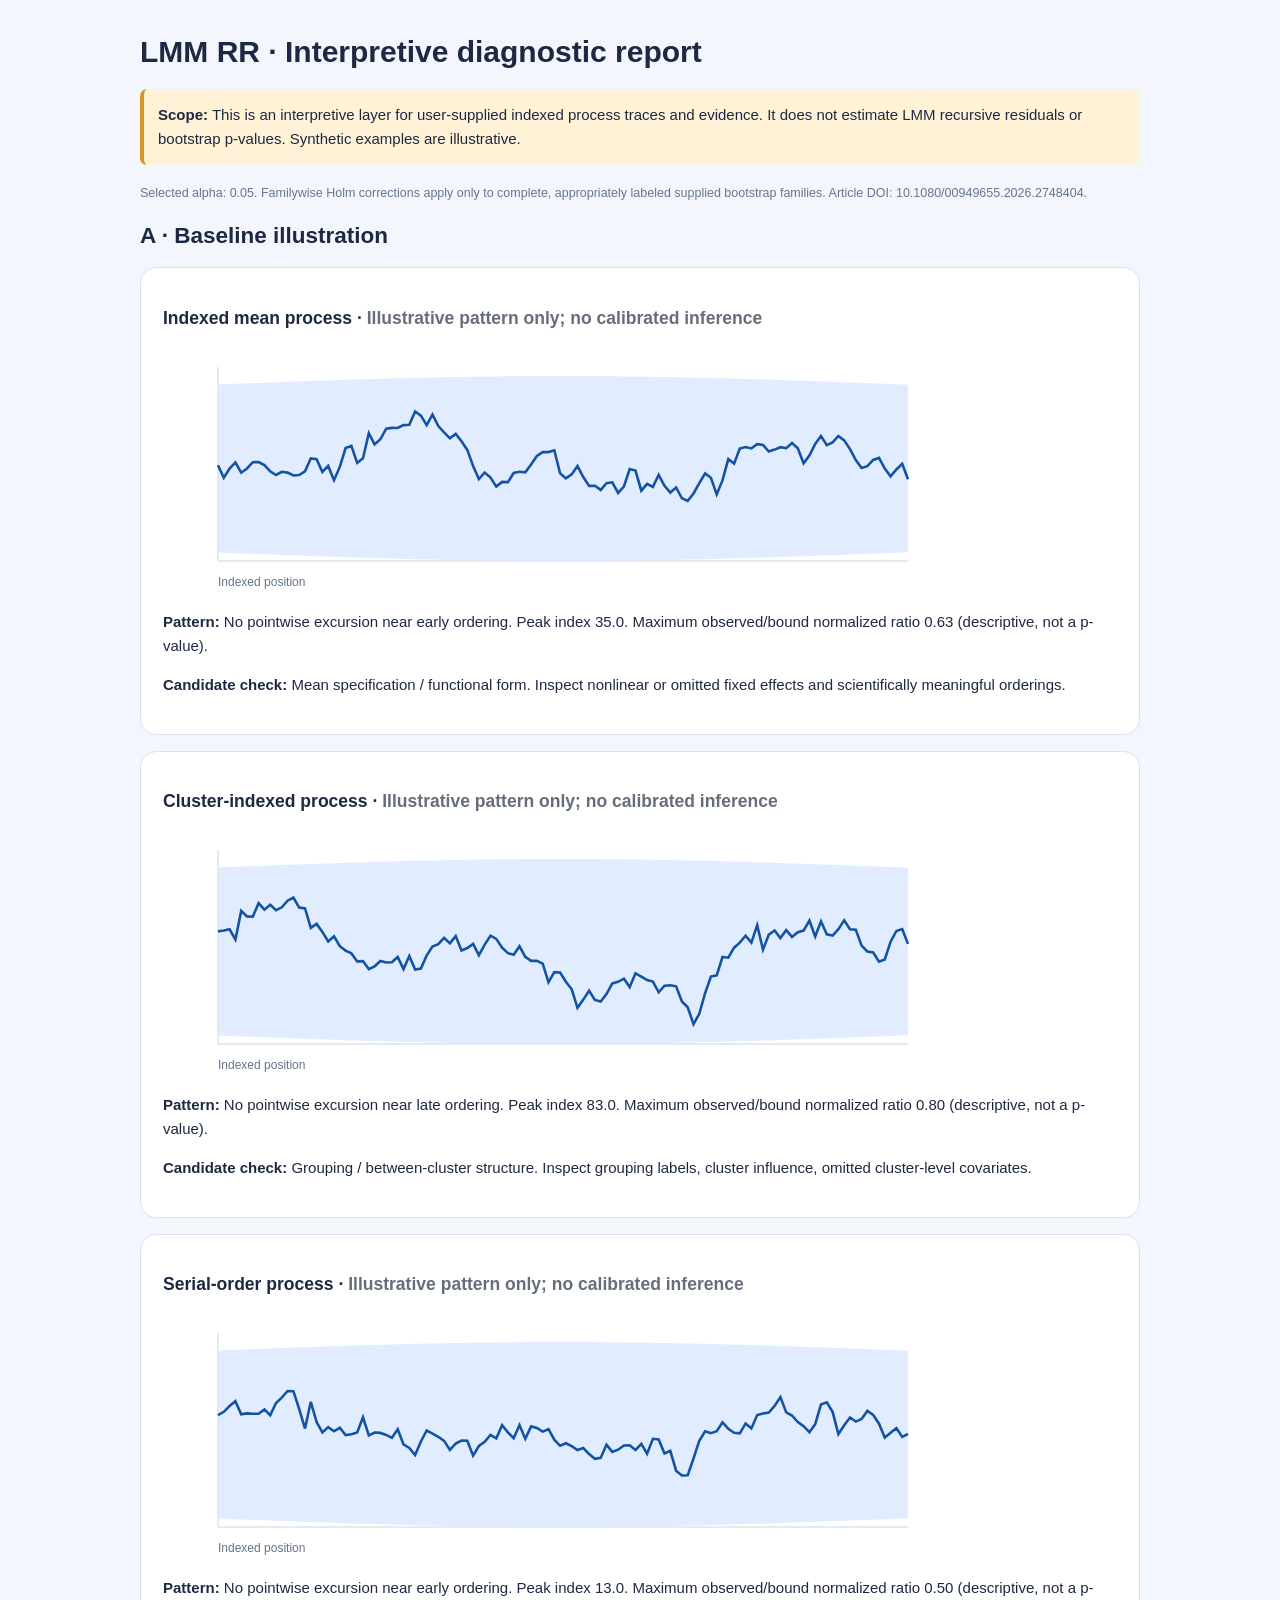
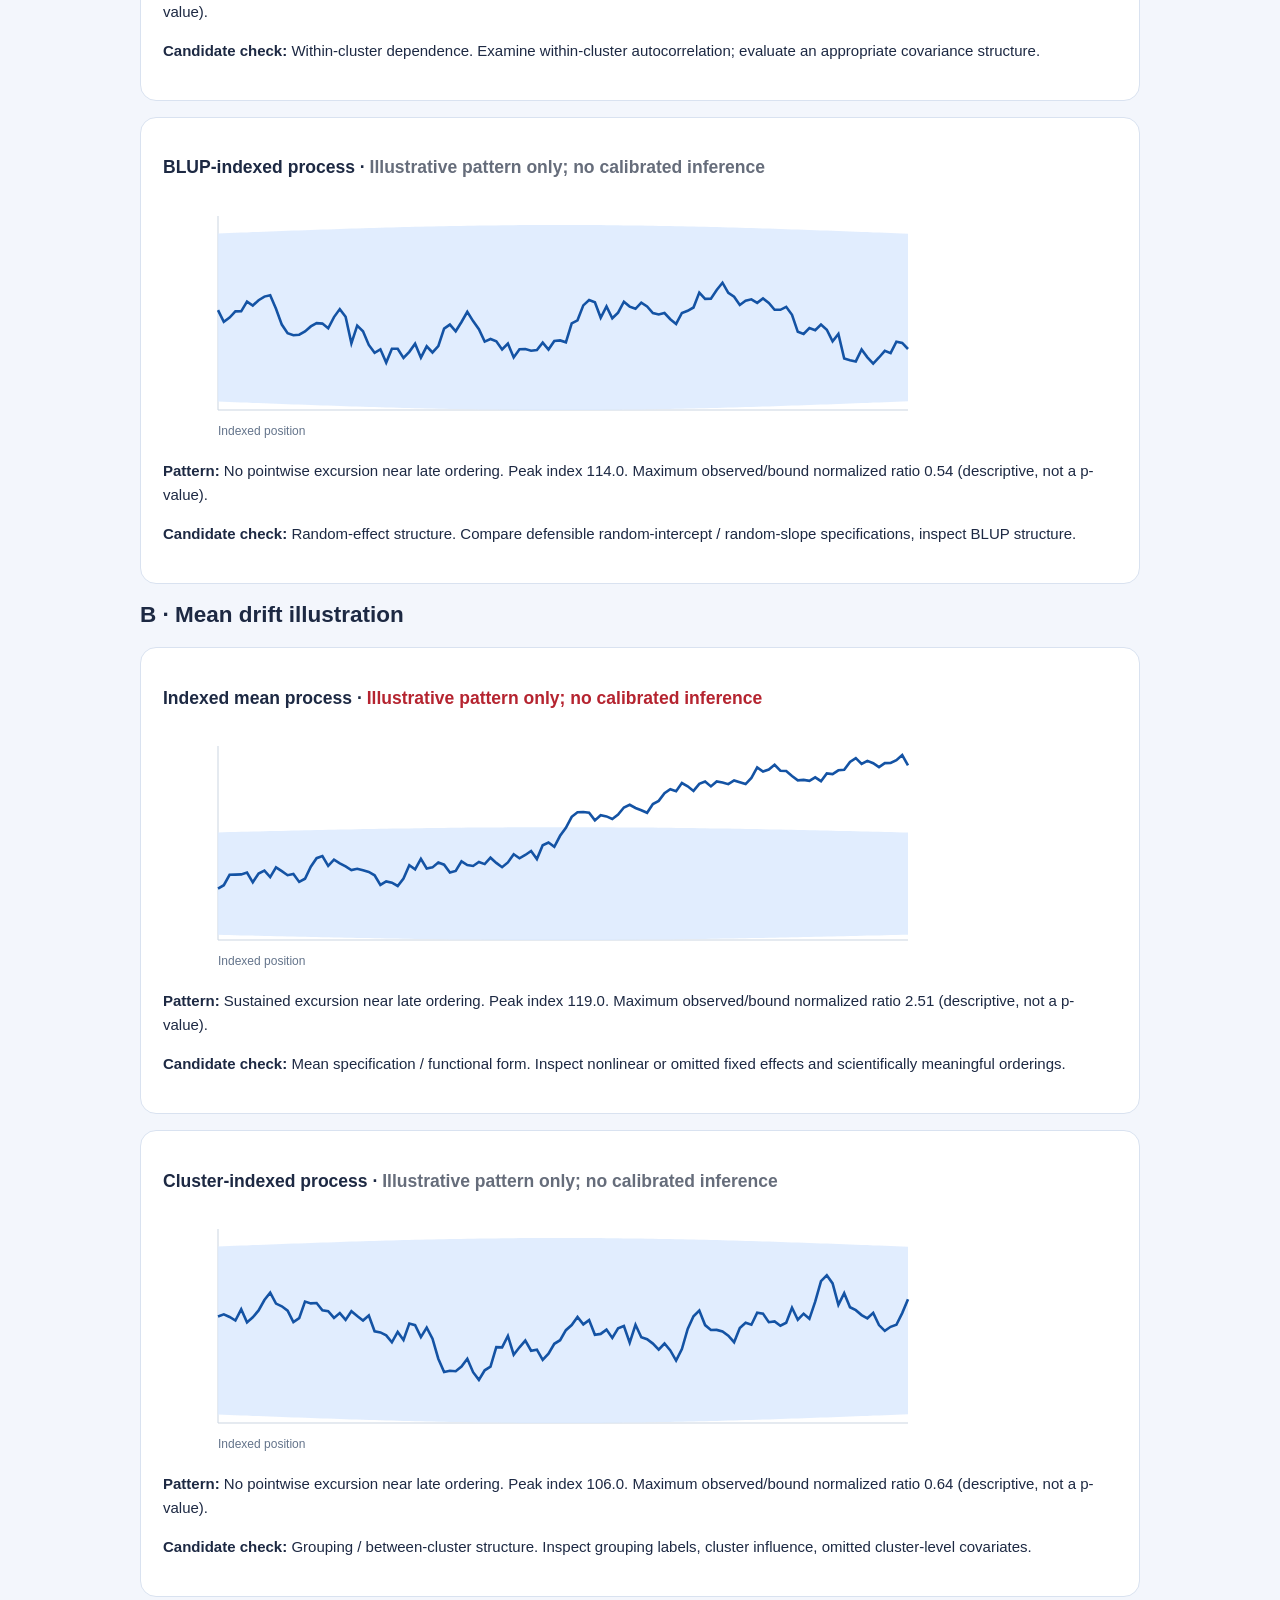
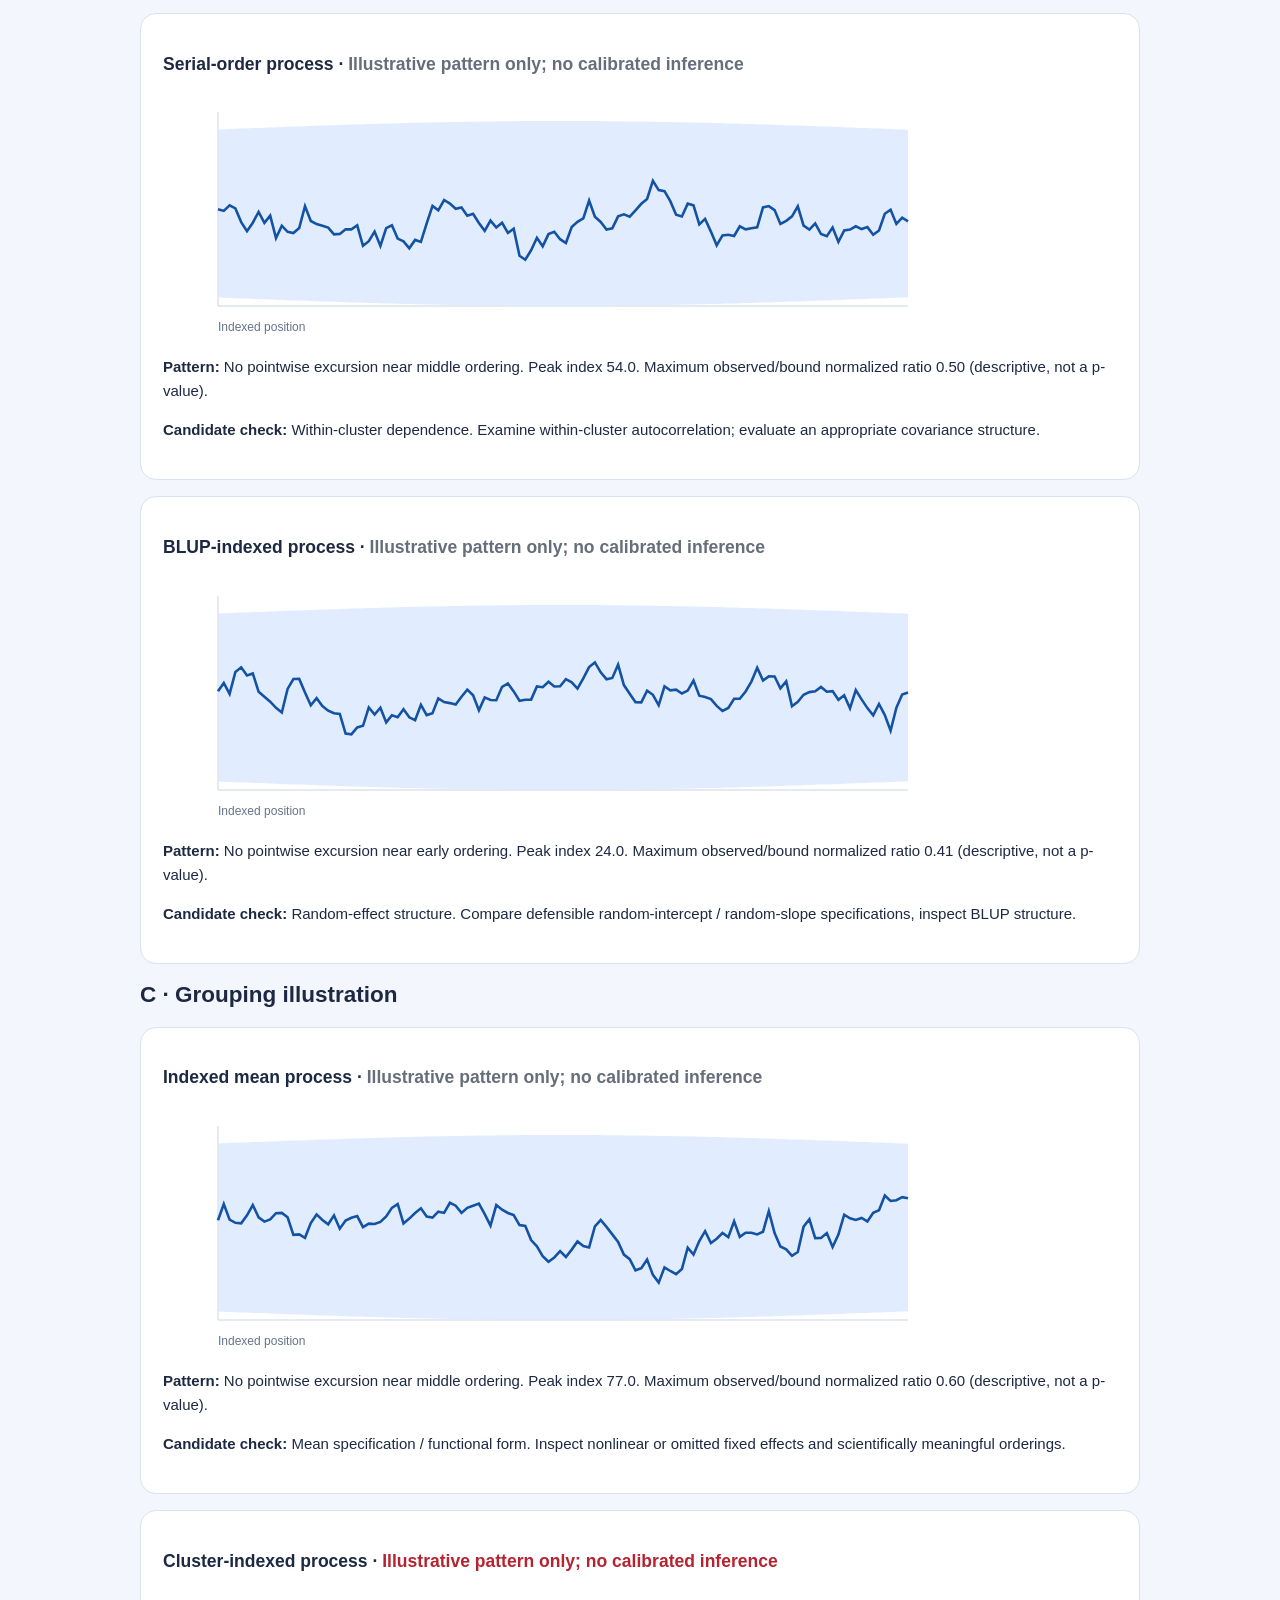
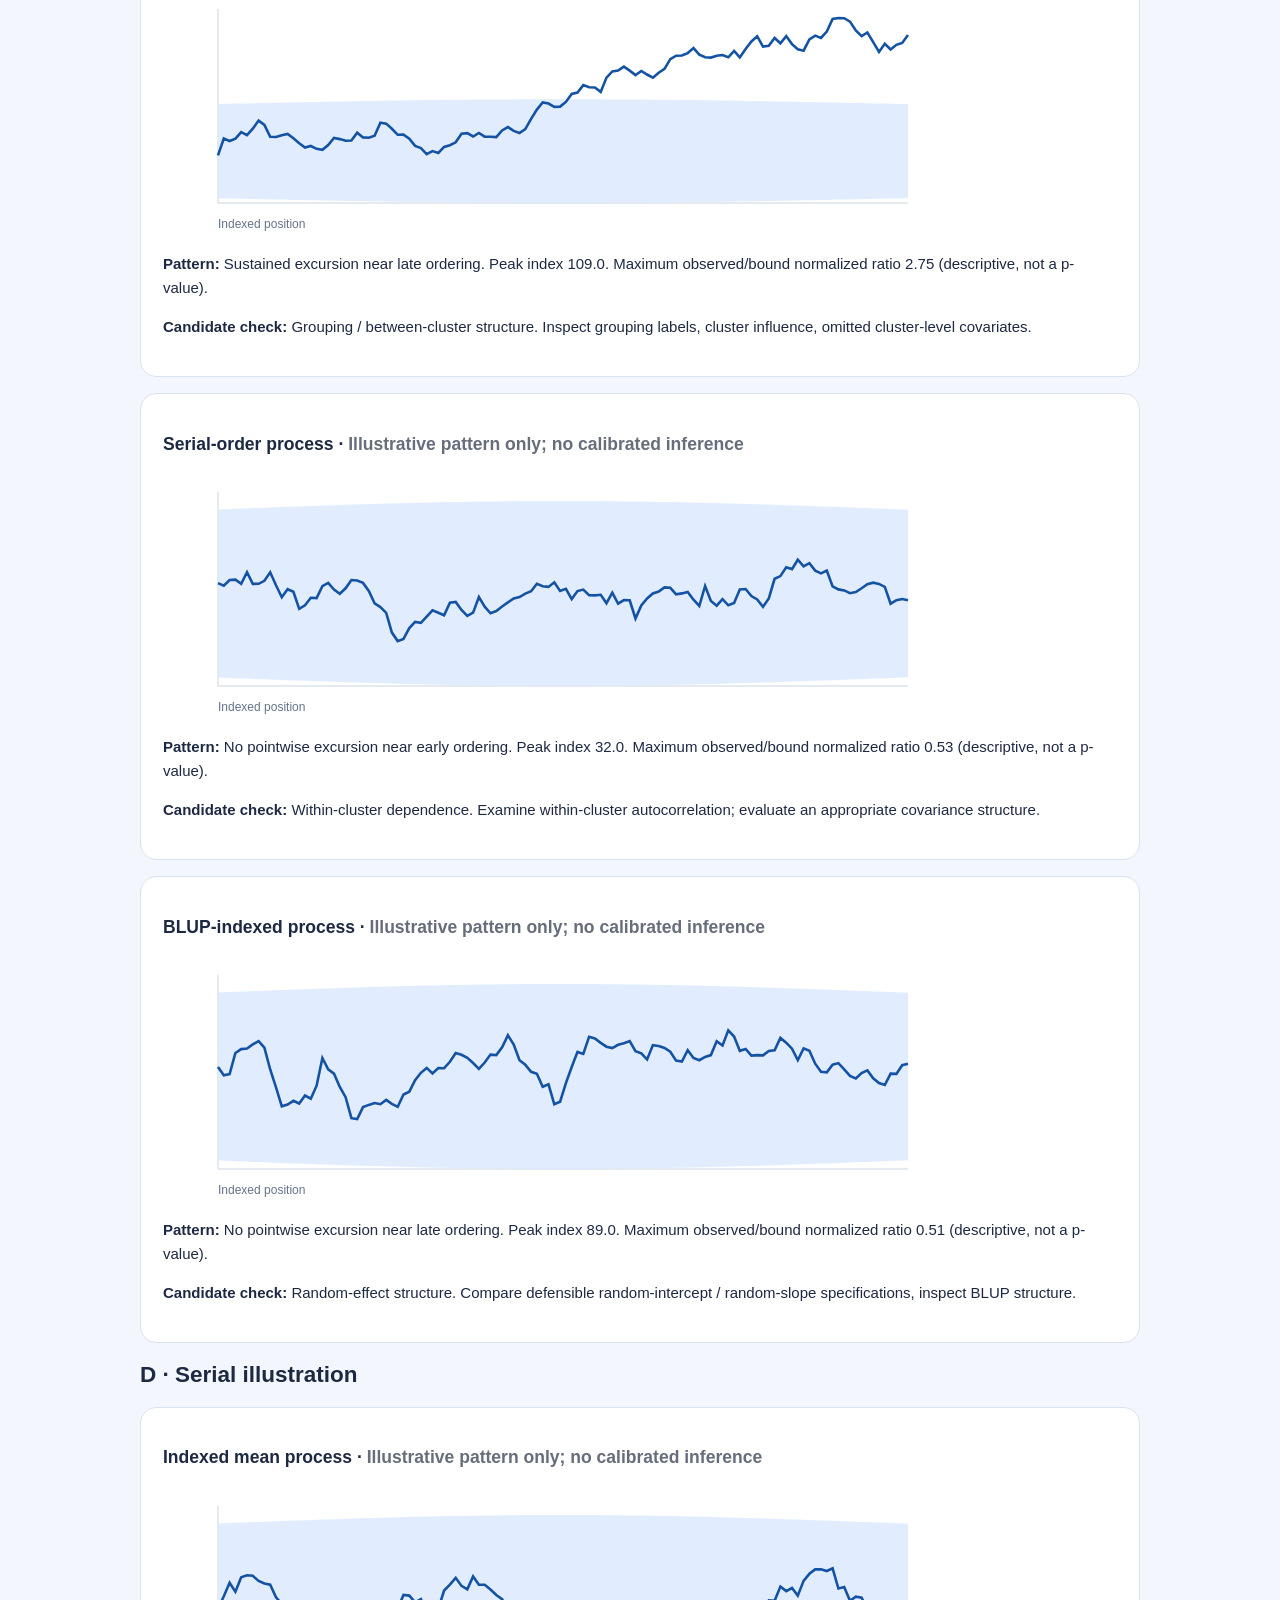
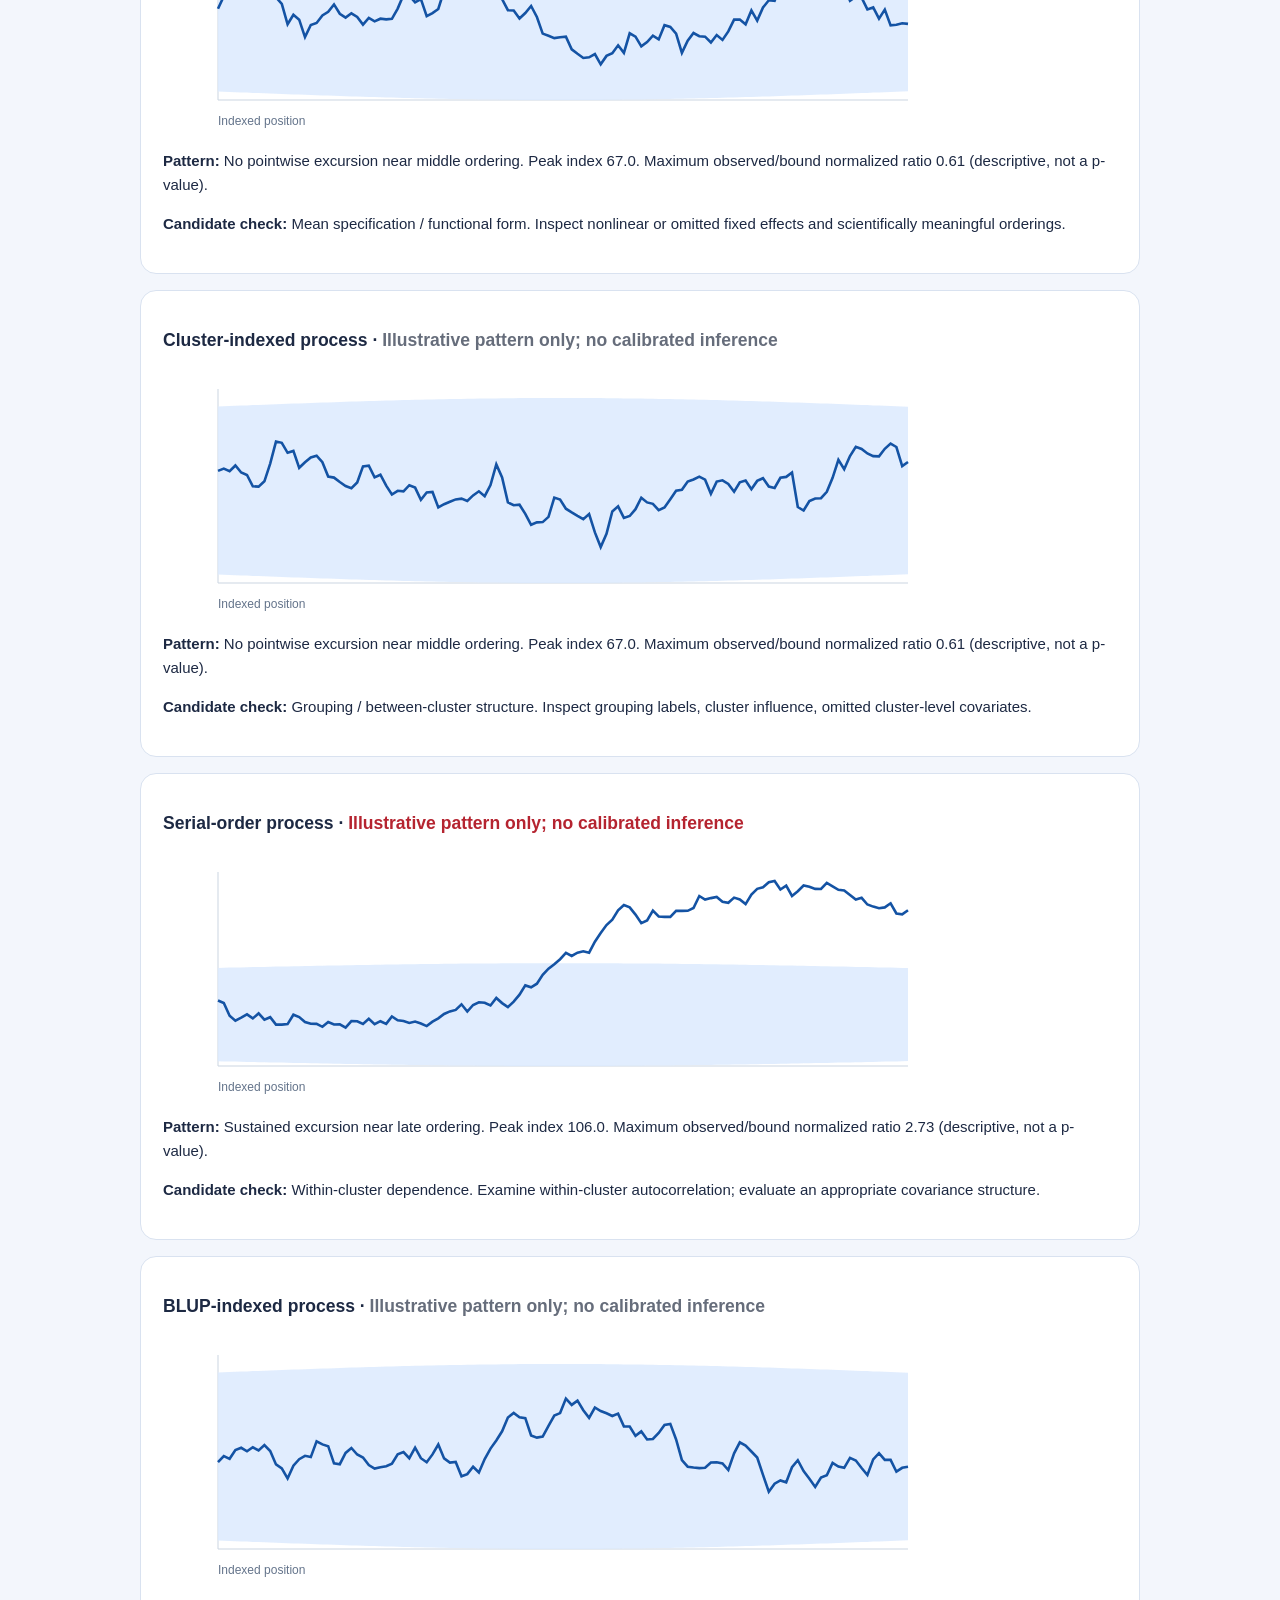
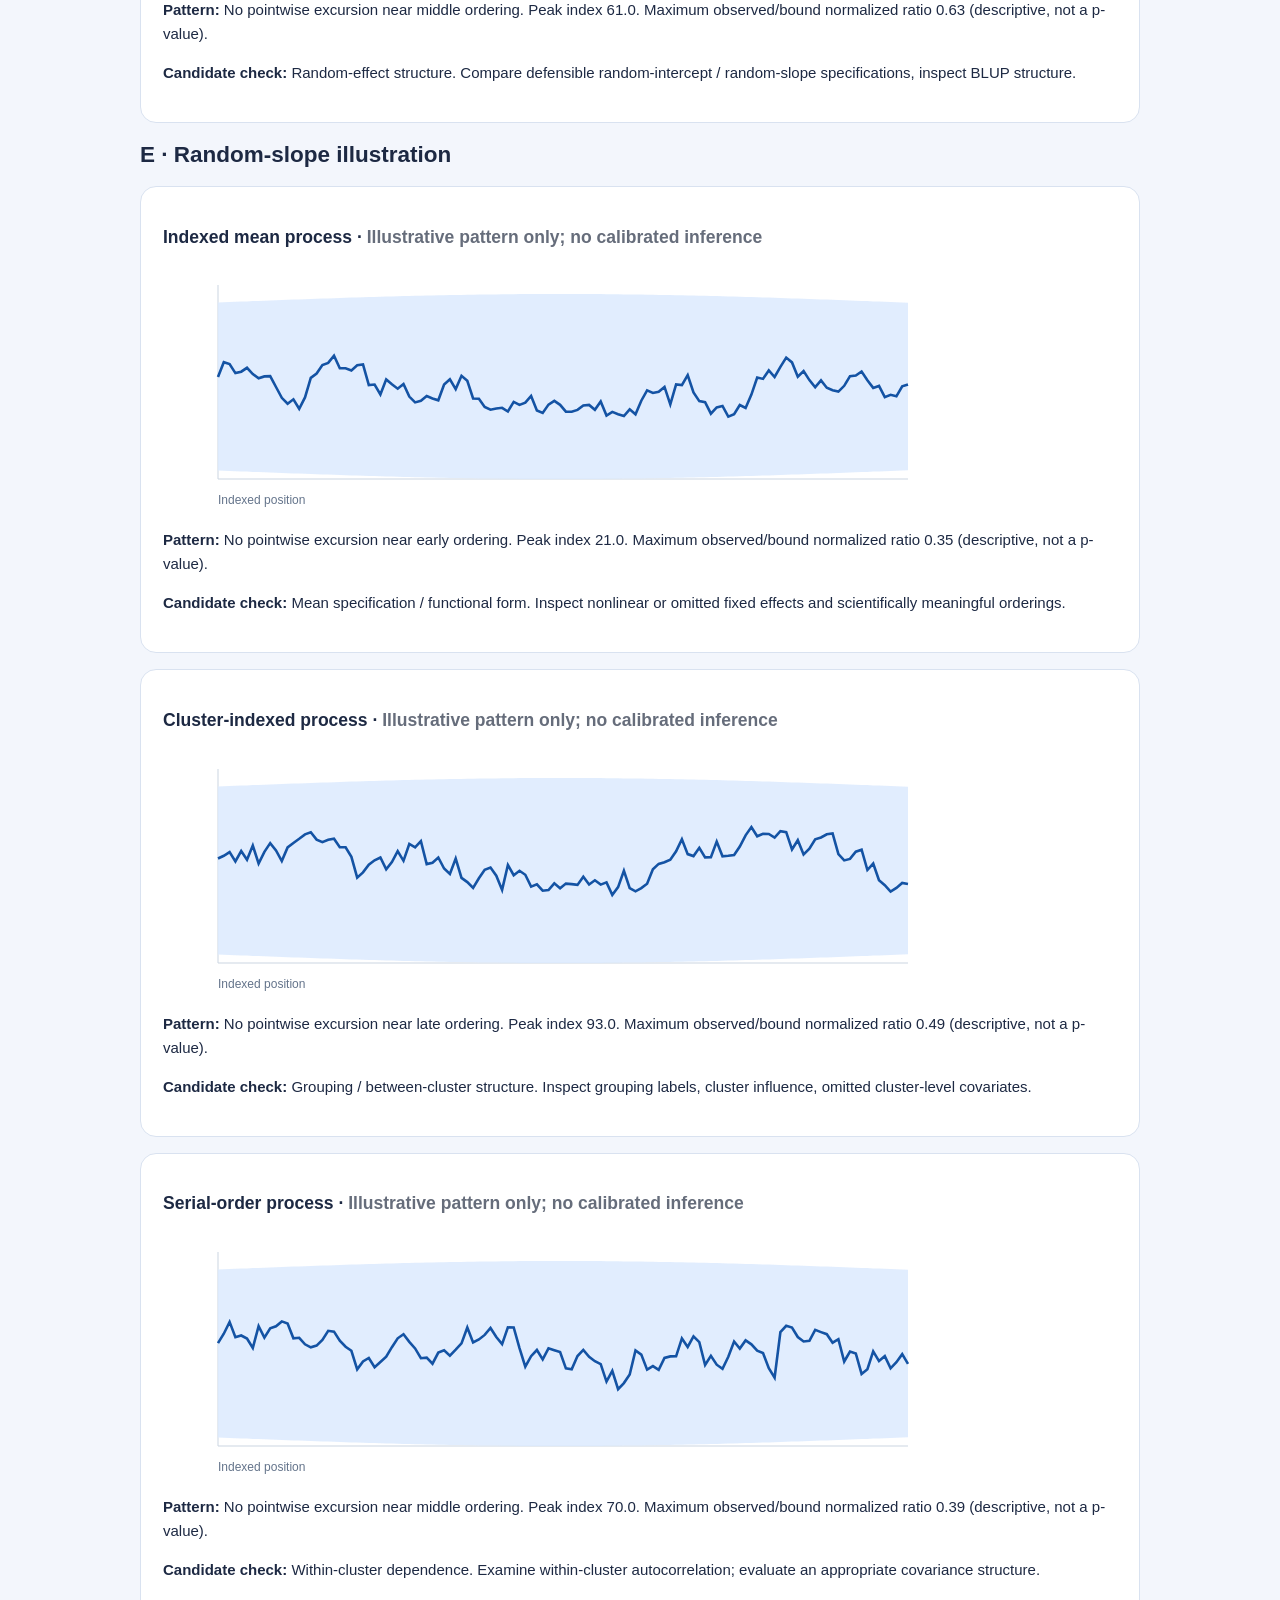
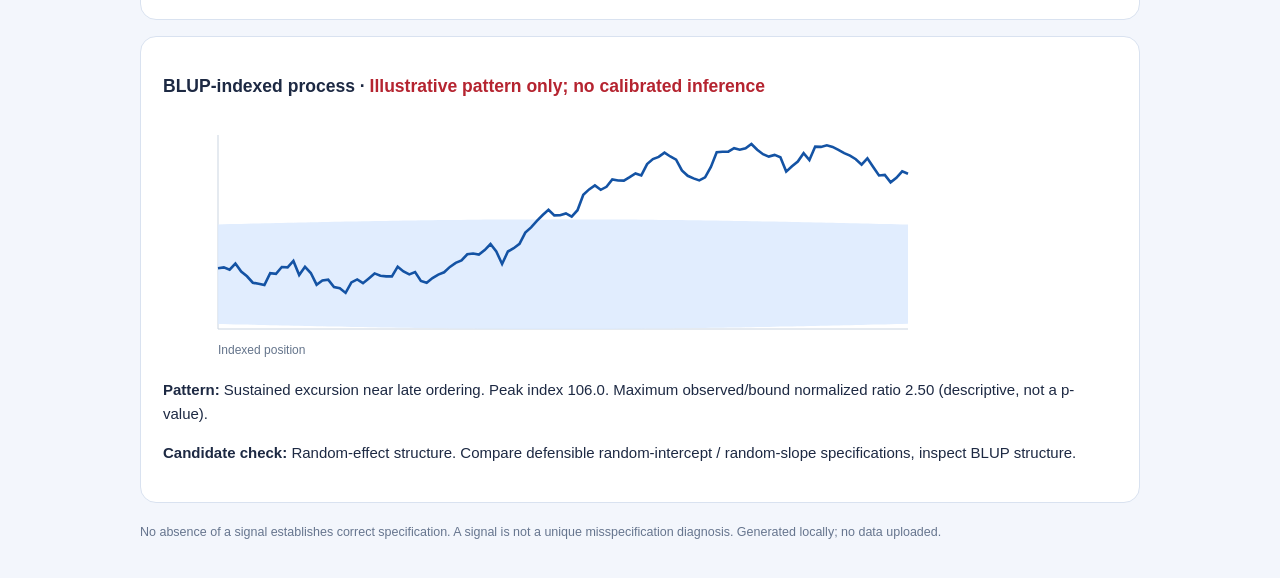
<file: studio_demo/output/LMM_RR_Insight_Report.html>
<!doctype html><html lang="en"><head><meta charset="utf-8"><meta name="viewport" content="width=device-width,initial-scale=1"><title>LMM RR Insight Report</title><style>body{font:15px -apple-system,BlinkMacSystemFont,"Segoe UI",sans-serif;color:#1d2943;background:#f3f6fc;max-width:1000px;margin:35px auto;padding:0 18px}.card{background:white;border:1px solid #d9e2f0;border-radius:16px;padding:22px;margin:16px 0;page-break-inside:avoid}h1{font-size:30px}.note{background:#fff2d6;padding:14px;border-left:4px solid #d49625;border-radius:7px}small{color:#66758e}.signal{color:#b52430}.not_detected{color:#16745b}.unverified{color:#666d7b}.demo_signal{color:#b52430}.demo_quiet{color:#666d7b}svg{width:100%;max-width:790px}p{line-height:1.6}@media print{body{background:white;margin:0}.card{border-color:#d2d2d2}}</style></head><body><h1>LMM RR · Interpretive diagnostic report</h1><p class="note"><b>Scope:</b> This is an interpretive layer for user-supplied indexed process traces and evidence. It does not estimate LMM recursive residuals or bootstrap p-values. Synthetic examples are illustrative.</p><p><small>Selected alpha: 0.05. Familywise Holm corrections apply only to complete, appropriately labeled supplied bootstrap families. Article DOI: 10.1080/00949655.2026.2748404.</small></p><h2>A · Baseline illustration</h2><section class="card"><h3>Indexed mean process · <span class="demo_quiet">Illustrative pattern only; no calibrated inference</span></h3><svg viewBox="0 0 790 245" role="img" aria-label="Indexed process and supplied bounds"><rect width="790" height="245" fill="#fff"/><path d="M55 20V214H745" fill="none" stroke="#cbd5e1"/><polygon points="55.0,37.5 60.8,37.3 66.6,37.1 72.4,36.8 78.2,36.6 84.0,36.4 89.8,36.1 95.6,35.9 101.4,35.7 107.2,35.5 113.0,35.3 118.8,35.0 124.6,34.8 130.4,34.6 136.2,34.4 142.0,34.2 147.8,34.0 153.6,33.8 159.4,33.6 165.2,33.4 171.0,33.2 176.8,33.0 182.6,32.8 188.4,32.6 194.2,32.4 200.0,32.2 205.8,32.1 211.6,31.9 217.4,31.7 223.2,31.6 228.9,31.4 234.7,31.2 240.5,31.1 246.3,30.9 252.1,30.8 257.9,30.7 263.7,30.5 269.5,30.4 275.3,30.3 281.1,30.2 286.9,30.1 292.7,30.0 298.5,29.9 304.3,29.8 310.1,29.7 315.9,29.6 321.7,29.5 327.5,29.4 333.3,29.4 339.1,29.3 344.9,29.2 350.7,29.2 356.5,29.1 362.3,29.1 368.1,29.1 373.9,29.0 379.7,29.0 385.5,29.0 391.3,29.0 397.1,29.0 402.9,29.0 408.7,29.0 414.5,29.0 420.3,29.0 426.1,29.1 431.9,29.1 437.7,29.1 443.5,29.2 449.3,29.2 455.1,29.3 460.9,29.4 466.7,29.4 472.5,29.5 478.3,29.6 484.1,29.7 489.9,29.8 495.7,29.9 501.5,30.0 507.3,30.1 513.1,30.2 518.9,30.3 524.7,30.4 530.5,30.5 536.3,30.7 542.1,30.8 547.9,30.9 553.7,31.1 559.5,31.2 565.3,31.4 571.1,31.6 576.8,31.7 582.6,31.9 588.4,32.1 594.2,32.2 600.0,32.4 605.8,32.6 611.6,32.8 617.4,33.0 623.2,33.2 629.0,33.4 634.8,33.6 640.6,33.8 646.4,34.0 652.2,34.2 658.0,34.4 663.8,34.6 669.6,34.8 675.4,35.0 681.2,35.3 687.0,35.5 692.8,35.7 698.6,35.9 704.4,36.1 710.2,36.4 716.0,36.6 721.8,36.8 727.6,37.1 733.4,37.3 739.2,37.5 745.0,37.7 745.0,205.3 739.2,205.5 733.4,205.7 727.6,205.9 721.8,206.2 716.0,206.4 710.2,206.6 704.4,206.9 698.6,207.1 692.8,207.3 687.0,207.5 681.2,207.7 675.4,208.0 669.6,208.2 663.8,208.4 658.0,208.6 652.2,208.8 646.4,209.0 640.6,209.2 634.8,209.4 629.0,209.6 623.2,209.8 617.4,210.0 611.6,210.2 605.8,210.4 600.0,210.6 594.2,210.8 588.4,210.9 582.6,211.1 576.8,211.3 571.1,211.4 565.3,211.6 559.5,211.8 553.7,211.9 547.9,212.1 542.1,212.2 536.3,212.3 530.5,212.5 524.7,212.6 518.9,212.7 513.1,212.8 507.3,212.9 501.5,213.0 495.7,213.1 489.9,213.2 484.1,213.3 478.3,213.4 472.5,213.5 466.7,213.6 460.9,213.6 455.1,213.7 449.3,213.8 443.5,213.8 437.7,213.9 431.9,213.9 426.1,213.9 420.3,214.0 414.5,214.0 408.7,214.0 402.9,214.0 397.1,214.0 391.3,214.0 385.5,214.0 379.7,214.0 373.9,214.0 368.1,213.9 362.3,213.9 356.5,213.9 350.7,213.8 344.9,213.8 339.1,213.7 333.3,213.6 327.5,213.6 321.7,213.5 315.9,213.4 310.1,213.3 304.3,213.2 298.5,213.1 292.7,213.0 286.9,212.9 281.1,212.8 275.3,212.7 269.5,212.6 263.7,212.5 257.9,212.3 252.1,212.2 246.3,212.1 240.5,211.9 234.7,211.8 228.9,211.6 223.2,211.4 217.4,211.3 211.6,211.1 205.8,210.9 200.0,210.8 194.2,210.6 188.4,210.4 182.6,210.2 176.8,210.0 171.0,209.8 165.2,209.6 159.4,209.4 153.6,209.2 147.8,209.0 142.0,208.8 136.2,208.6 130.4,208.4 124.6,208.2 118.8,208.0 113.0,207.7 107.2,207.5 101.4,207.3 95.6,207.1 89.8,206.9 84.0,206.6 78.2,206.4 72.4,206.2 66.6,205.9 60.8,205.7 55.0,205.5" fill="#dceafe" opacity=".85"/><polyline points="55.0,118.3 60.8,130.8 66.6,121.6 72.4,115.4 78.2,125.7 84.0,121.5 89.8,115.2 95.6,115.0 101.4,118.1 107.2,124.3 113.0,128.0 118.8,124.8 124.6,125.6 130.4,128.5 136.2,128.0 142.0,124.3 147.8,111.5 153.6,112.2 159.4,125.0 165.2,118.9 171.0,133.2 176.8,119.9 182.6,101.0 188.4,99.0 194.2,115.9 200.0,111.2 205.8,86.2 211.6,97.4 217.4,92.3 223.2,81.7 228.9,80.9 234.7,81.0 240.5,78.1 246.3,77.8 252.1,64.4 257.9,68.6 263.7,78.2 269.5,67.5 275.3,79.1 281.1,85.4 286.9,91.3 292.7,86.9 298.5,94.3 304.3,102.9 310.1,119.0 315.9,132.1 321.7,125.5 327.5,130.6 333.3,139.6 339.1,134.9 344.9,135.1 350.7,126.0 356.5,124.8 362.3,125.3 368.1,117.6 373.9,109.0 379.7,105.1 385.5,105.1 391.3,103.3 397.1,126.3 402.9,131.4 408.7,127.4 414.5,119.1 420.3,130.0 426.1,138.9 431.9,138.8 437.7,142.9 443.5,136.1 449.3,135.3 455.1,145.9 460.9,139.5 466.7,122.0 472.5,123.6 478.3,143.7 484.1,136.9 489.9,139.9 495.7,127.8 501.5,138.8 507.3,145.6 513.1,140.5 518.9,151.3 524.7,154.0 530.5,146.5 536.3,136.2 542.1,126.5 547.9,130.8 553.7,147.4 559.5,133.4 565.3,112.1 571.1,116.7 576.8,101.5 582.6,100.0 588.4,101.4 594.2,97.1 600.0,98.0 605.8,104.6 611.6,102.6 617.4,100.2 623.2,101.2 629.0,96.1 634.8,101.3 640.6,116.4 646.4,108.6 652.2,97.0 658.0,89.1 663.8,98.2 669.6,95.4 675.4,88.9 681.2,93.4 687.0,102.1 692.8,113.0 698.6,120.9 704.4,119.2 710.2,112.9 716.0,110.9 721.8,121.5 727.6,129.3 733.4,122.5 739.2,116.8 745.0,132.2" fill="none" stroke="#1453a4" stroke-width="2.6"/><text x="55" y="239" fill="#64748b" font-size="12">Indexed position</text></svg><p><b>Pattern:</b> No pointwise excursion near early ordering. Peak index 35.0. Maximum observed/bound normalized ratio 0.63 (descriptive, not a p-value).</p><p><b>Candidate check:</b> Mean specification / functional form. Inspect nonlinear or omitted fixed effects and scientifically meaningful orderings.</p></section><section class="card"><h3>Cluster-indexed process · <span class="demo_quiet">Illustrative pattern only; no calibrated inference</span></h3><svg viewBox="0 0 790 245" role="img" aria-label="Indexed process and supplied bounds"><rect width="790" height="245" fill="#fff"/><path d="M55 20V214H745" fill="none" stroke="#cbd5e1"/><polygon points="55.0,37.5 60.8,37.3 66.6,37.1 72.4,36.8 78.2,36.6 84.0,36.4 89.8,36.1 95.6,35.9 101.4,35.7 107.2,35.5 113.0,35.3 118.8,35.0 124.6,34.8 130.4,34.6 136.2,34.4 142.0,34.2 147.8,34.0 153.6,33.8 159.4,33.6 165.2,33.4 171.0,33.2 176.8,33.0 182.6,32.8 188.4,32.6 194.2,32.4 200.0,32.2 205.8,32.1 211.6,31.9 217.4,31.7 223.2,31.6 228.9,31.4 234.7,31.2 240.5,31.1 246.3,30.9 252.1,30.8 257.9,30.7 263.7,30.5 269.5,30.4 275.3,30.3 281.1,30.2 286.9,30.1 292.7,30.0 298.5,29.9 304.3,29.8 310.1,29.7 315.9,29.6 321.7,29.5 327.5,29.4 333.3,29.4 339.1,29.3 344.9,29.2 350.7,29.2 356.5,29.1 362.3,29.1 368.1,29.1 373.9,29.0 379.7,29.0 385.5,29.0 391.3,29.0 397.1,29.0 402.9,29.0 408.7,29.0 414.5,29.0 420.3,29.0 426.1,29.1 431.9,29.1 437.7,29.1 443.5,29.2 449.3,29.2 455.1,29.3 460.9,29.4 466.7,29.4 472.5,29.5 478.3,29.6 484.1,29.7 489.9,29.8 495.7,29.9 501.5,30.0 507.3,30.1 513.1,30.2 518.9,30.3 524.7,30.4 530.5,30.5 536.3,30.7 542.1,30.8 547.9,30.9 553.7,31.1 559.5,31.2 565.3,31.4 571.1,31.6 576.8,31.7 582.6,31.9 588.4,32.1 594.2,32.2 600.0,32.4 605.8,32.6 611.6,32.8 617.4,33.0 623.2,33.2 629.0,33.4 634.8,33.6 640.6,33.8 646.4,34.0 652.2,34.2 658.0,34.4 663.8,34.6 669.6,34.8 675.4,35.0 681.2,35.3 687.0,35.5 692.8,35.7 698.6,35.9 704.4,36.1 710.2,36.4 716.0,36.6 721.8,36.8 727.6,37.1 733.4,37.3 739.2,37.5 745.0,37.7 745.0,205.3 739.2,205.5 733.4,205.7 727.6,205.9 721.8,206.2 716.0,206.4 710.2,206.6 704.4,206.9 698.6,207.1 692.8,207.3 687.0,207.5 681.2,207.7 675.4,208.0 669.6,208.2 663.8,208.4 658.0,208.6 652.2,208.8 646.4,209.0 640.6,209.2 634.8,209.4 629.0,209.6 623.2,209.8 617.4,210.0 611.6,210.2 605.8,210.4 600.0,210.6 594.2,210.8 588.4,210.9 582.6,211.1 576.8,211.3 571.1,211.4 565.3,211.6 559.5,211.8 553.7,211.9 547.9,212.1 542.1,212.2 536.3,212.3 530.5,212.5 524.7,212.6 518.9,212.7 513.1,212.8 507.3,212.9 501.5,213.0 495.7,213.1 489.9,213.2 484.1,213.3 478.3,213.4 472.5,213.5 466.7,213.6 460.9,213.6 455.1,213.7 449.3,213.8 443.5,213.8 437.7,213.9 431.9,213.9 426.1,213.9 420.3,214.0 414.5,214.0 408.7,214.0 402.9,214.0 397.1,214.0 391.3,214.0 385.5,214.0 379.7,214.0 373.9,214.0 368.1,213.9 362.3,213.9 356.5,213.9 350.7,213.8 344.9,213.8 339.1,213.7 333.3,213.6 327.5,213.6 321.7,213.5 315.9,213.4 310.1,213.3 304.3,213.2 298.5,213.1 292.7,213.0 286.9,212.9 281.1,212.8 275.3,212.7 269.5,212.6 263.7,212.5 257.9,212.3 252.1,212.2 246.3,212.1 240.5,211.9 234.7,211.8 228.9,211.6 223.2,211.4 217.4,211.3 211.6,211.1 205.8,210.9 200.0,210.8 194.2,210.6 188.4,210.4 182.6,210.2 176.8,210.0 171.0,209.8 165.2,209.6 159.4,209.4 153.6,209.2 147.8,209.0 142.0,208.8 136.2,208.6 130.4,208.4 124.6,208.2 118.8,208.0 113.0,207.7 107.2,207.5 101.4,207.3 95.6,207.1 89.8,206.9 84.0,206.6 78.2,206.4 72.4,206.2 66.6,205.9 60.8,205.7 55.0,205.5" fill="#dceafe" opacity=".85"/><polyline points="55.0,101.4 60.8,100.5 66.6,99.3 72.4,109.5 78.2,80.9 84.0,86.4 89.8,86.6 95.6,73.2 101.4,79.7 107.2,74.7 113.0,80.2 118.8,77.3 124.6,70.7 130.4,67.5 136.2,77.6 142.0,78.5 147.8,97.9 153.6,93.9 159.4,101.9 165.2,111.5 171.0,106.3 176.8,116.2 182.6,120.6 188.4,123.4 194.2,131.4 200.0,131.1 205.8,139.1 211.6,136.3 217.4,131.0 223.2,132.5 228.9,132.2 234.7,127.0 240.5,139.1 246.3,125.9 252.1,139.5 257.9,138.5 263.7,125.4 269.5,116.6 275.3,114.1 281.1,107.9 286.9,113.4 292.7,106.1 298.5,120.5 304.3,118.0 310.1,113.9 315.9,125.2 321.7,114.6 327.5,105.7 333.3,108.9 339.1,117.7 344.9,123.2 350.7,124.7 356.5,116.3 362.3,126.9 368.1,130.9 373.9,130.8 379.7,133.6 385.5,152.3 391.3,142.2 397.1,142.5 402.9,151.8 408.7,159.3 414.5,177.8 420.3,169.6 426.1,160.7 431.9,169.9 437.7,171.5 443.5,164.0 449.3,153.4 455.1,151.8 460.9,148.7 466.7,157.1 472.5,143.3 478.3,146.6 484.1,150.1 489.9,151.6 495.7,162.3 501.5,155.7 507.3,155.3 513.1,156.3 518.9,171.5 524.7,177.3 530.5,194.1 536.3,183.8 542.1,163.2 547.9,146.5 553.7,145.3 559.5,127.0 565.3,127.7 571.1,117.7 576.8,112.6 582.6,105.7 588.4,112.7 594.2,95.2 600.0,119.7 605.8,104.6 611.6,100.5 617.4,108.1 623.2,100.2 629.0,106.9 634.8,102.2 640.6,100.6 646.4,90.5 652.2,106.5 658.0,91.4 663.8,104.4 669.6,105.5 675.4,99.1 681.2,90.3 687.0,99.2 692.8,99.8 698.6,115.6 704.4,121.5 710.2,122.5 716.0,131.6 721.8,129.5 727.6,111.7 733.4,101.0 739.2,99.1 745.0,113.9" fill="none" stroke="#1453a4" stroke-width="2.6"/><text x="55" y="239" fill="#64748b" font-size="12">Indexed position</text></svg><p><b>Pattern:</b> No pointwise excursion near late ordering. Peak index 83.0. Maximum observed/bound normalized ratio 0.80 (descriptive, not a p-value).</p><p><b>Candidate check:</b> Grouping / between-cluster structure. Inspect grouping labels, cluster influence, omitted cluster-level covariates.</p></section><section class="card"><h3>Serial-order process · <span class="demo_quiet">Illustrative pattern only; no calibrated inference</span></h3><svg viewBox="0 0 790 245" role="img" aria-label="Indexed process and supplied bounds"><rect width="790" height="245" fill="#fff"/><path d="M55 20V214H745" fill="none" stroke="#cbd5e1"/><polygon points="55.0,37.5 60.8,37.3 66.6,37.1 72.4,36.8 78.2,36.6 84.0,36.4 89.8,36.1 95.6,35.9 101.4,35.7 107.2,35.5 113.0,35.3 118.8,35.0 124.6,34.8 130.4,34.6 136.2,34.4 142.0,34.2 147.8,34.0 153.6,33.8 159.4,33.6 165.2,33.4 171.0,33.2 176.8,33.0 182.6,32.8 188.4,32.6 194.2,32.4 200.0,32.2 205.8,32.1 211.6,31.9 217.4,31.7 223.2,31.6 228.9,31.4 234.7,31.2 240.5,31.1 246.3,30.9 252.1,30.8 257.9,30.7 263.7,30.5 269.5,30.4 275.3,30.3 281.1,30.2 286.9,30.1 292.7,30.0 298.5,29.9 304.3,29.8 310.1,29.7 315.9,29.6 321.7,29.5 327.5,29.4 333.3,29.4 339.1,29.3 344.9,29.2 350.7,29.2 356.5,29.1 362.3,29.1 368.1,29.1 373.9,29.0 379.7,29.0 385.5,29.0 391.3,29.0 397.1,29.0 402.9,29.0 408.7,29.0 414.5,29.0 420.3,29.0 426.1,29.1 431.9,29.1 437.7,29.1 443.5,29.2 449.3,29.2 455.1,29.3 460.9,29.4 466.7,29.4 472.5,29.5 478.3,29.6 484.1,29.7 489.9,29.8 495.7,29.9 501.5,30.0 507.3,30.1 513.1,30.2 518.9,30.3 524.7,30.4 530.5,30.5 536.3,30.7 542.1,30.8 547.9,30.9 553.7,31.1 559.5,31.2 565.3,31.4 571.1,31.6 576.8,31.7 582.6,31.9 588.4,32.1 594.2,32.2 600.0,32.4 605.8,32.6 611.6,32.8 617.4,33.0 623.2,33.2 629.0,33.4 634.8,33.6 640.6,33.8 646.4,34.0 652.2,34.2 658.0,34.4 663.8,34.6 669.6,34.8 675.4,35.0 681.2,35.3 687.0,35.5 692.8,35.7 698.6,35.9 704.4,36.1 710.2,36.4 716.0,36.6 721.8,36.8 727.6,37.1 733.4,37.3 739.2,37.5 745.0,37.7 745.0,205.3 739.2,205.5 733.4,205.7 727.6,205.9 721.8,206.2 716.0,206.4 710.2,206.6 704.4,206.9 698.6,207.1 692.8,207.3 687.0,207.5 681.2,207.7 675.4,208.0 669.6,208.2 663.8,208.4 658.0,208.6 652.2,208.8 646.4,209.0 640.6,209.2 634.8,209.4 629.0,209.6 623.2,209.8 617.4,210.0 611.6,210.2 605.8,210.4 600.0,210.6 594.2,210.8 588.4,210.9 582.6,211.1 576.8,211.3 571.1,211.4 565.3,211.6 559.5,211.8 553.7,211.9 547.9,212.1 542.1,212.2 536.3,212.3 530.5,212.5 524.7,212.6 518.9,212.7 513.1,212.8 507.3,212.9 501.5,213.0 495.7,213.1 489.9,213.2 484.1,213.3 478.3,213.4 472.5,213.5 466.7,213.6 460.9,213.6 455.1,213.7 449.3,213.8 443.5,213.8 437.7,213.9 431.9,213.9 426.1,213.9 420.3,214.0 414.5,214.0 408.7,214.0 402.9,214.0 397.1,214.0 391.3,214.0 385.5,214.0 379.7,214.0 373.9,214.0 368.1,213.9 362.3,213.9 356.5,213.9 350.7,213.8 344.9,213.8 339.1,213.7 333.3,213.6 327.5,213.6 321.7,213.5 315.9,213.4 310.1,213.3 304.3,213.2 298.5,213.1 292.7,213.0 286.9,212.9 281.1,212.8 275.3,212.7 269.5,212.6 263.7,212.5 257.9,212.3 252.1,212.2 246.3,212.1 240.5,211.9 234.7,211.8 228.9,211.6 223.2,211.4 217.4,211.3 211.6,211.1 205.8,210.9 200.0,210.8 194.2,210.6 188.4,210.4 182.6,210.2 176.8,210.0 171.0,209.8 165.2,209.6 159.4,209.4 153.6,209.2 147.8,209.0 142.0,208.8 136.2,208.6 130.4,208.4 124.6,208.2 118.8,208.0 113.0,207.7 107.2,207.5 101.4,207.3 95.6,207.1 89.8,206.9 84.0,206.6 78.2,206.4 72.4,206.2 66.6,205.9 60.8,205.7 55.0,205.5" fill="#dceafe" opacity=".85"/><polyline points="55.0,102.1 60.8,98.8 66.6,93.0 72.4,88.2 78.2,101.3 84.0,100.4 89.8,100.7 95.6,100.7 101.4,96.4 107.2,102.2 113.0,90.0 118.8,84.7 124.6,78.0 130.4,78.2 136.2,96.2 142.0,115.6 147.8,88.8 153.6,109.1 159.4,119.4 165.2,114.1 171.0,118.3 176.8,114.8 182.6,122.1 188.4,121.2 194.2,119.5 200.0,104.3 205.8,122.5 211.6,119.5 217.4,119.9 223.2,121.9 228.9,124.8 234.7,116.2 240.5,131.3 246.3,134.9 252.1,142.1 257.9,128.5 263.7,117.5 269.5,120.7 275.3,123.8 281.1,127.9 286.9,136.9 292.7,130.6 298.5,127.5 304.3,127.7 310.1,142.6 315.9,133.0 321.7,128.9 327.5,121.9 333.3,125.3 339.1,112.2 344.9,119.3 350.7,125.2 356.5,112.0 362.3,125.9 368.1,113.4 373.9,115.0 379.7,118.6 385.5,116.2 391.3,126.7 397.1,132.8 402.9,130.3 408.7,133.2 414.5,137.1 420.3,135.1 426.1,141.1 431.9,145.8 437.7,144.9 443.5,131.7 449.3,138.9 455.1,136.7 460.9,132.5 466.7,132.3 472.5,137.0 478.3,130.9 484.1,140.7 489.9,125.8 495.7,126.5 501.5,140.5 507.3,137.9 513.1,157.7 518.9,162.5 524.7,162.3 530.5,145.5 536.3,127.7 542.1,118.2 547.9,120.2 553.7,118.1 559.5,109.4 565.3,115.7 571.1,119.8 576.8,120.4 582.6,110.4 588.4,115.4 594.2,102.0 600.0,100.4 605.8,99.5 611.6,92.9 617.4,84.1 623.2,99.4 629.0,102.5 634.8,109.0 640.6,113.2 646.4,119.2 652.2,111.2 658.0,91.5 663.8,89.3 669.6,98.8 675.4,121.1 681.2,112.3 687.0,104.5 692.8,108.6 698.6,106.0 704.4,97.9 710.2,102.0 716.0,110.7 721.8,124.6 727.6,119.7 733.4,115.2 739.2,123.9 745.0,121.0" fill="none" stroke="#1453a4" stroke-width="2.6"/><text x="55" y="239" fill="#64748b" font-size="12">Indexed position</text></svg><p><b>Pattern:</b> No pointwise excursion near early ordering. Peak index 13.0. Maximum observed/bound normalized ratio 0.50 (descriptive, not a p-value).</p><p><b>Candidate check:</b> Within-cluster dependence. Examine within-cluster autocorrelation; evaluate an appropriate covariance structure.</p></section><section class="card"><h3>BLUP-indexed process · <span class="demo_quiet">Illustrative pattern only; no calibrated inference</span></h3><svg viewBox="0 0 790 245" role="img" aria-label="Indexed process and supplied bounds"><rect width="790" height="245" fill="#fff"/><path d="M55 20V214H745" fill="none" stroke="#cbd5e1"/><polygon points="55.0,37.5 60.8,37.3 66.6,37.1 72.4,36.8 78.2,36.6 84.0,36.4 89.8,36.1 95.6,35.9 101.4,35.7 107.2,35.5 113.0,35.3 118.8,35.0 124.6,34.8 130.4,34.6 136.2,34.4 142.0,34.2 147.8,34.0 153.6,33.8 159.4,33.6 165.2,33.4 171.0,33.2 176.8,33.0 182.6,32.8 188.4,32.6 194.2,32.4 200.0,32.2 205.8,32.1 211.6,31.9 217.4,31.7 223.2,31.6 228.9,31.4 234.7,31.2 240.5,31.1 246.3,30.9 252.1,30.8 257.9,30.7 263.7,30.5 269.5,30.4 275.3,30.3 281.1,30.2 286.9,30.1 292.7,30.0 298.5,29.9 304.3,29.8 310.1,29.7 315.9,29.6 321.7,29.5 327.5,29.4 333.3,29.4 339.1,29.3 344.9,29.2 350.7,29.2 356.5,29.1 362.3,29.1 368.1,29.1 373.9,29.0 379.7,29.0 385.5,29.0 391.3,29.0 397.1,29.0 402.9,29.0 408.7,29.0 414.5,29.0 420.3,29.0 426.1,29.1 431.9,29.1 437.7,29.1 443.5,29.2 449.3,29.2 455.1,29.3 460.9,29.4 466.7,29.4 472.5,29.5 478.3,29.6 484.1,29.7 489.9,29.8 495.7,29.9 501.5,30.0 507.3,30.1 513.1,30.2 518.9,30.3 524.7,30.4 530.5,30.5 536.3,30.7 542.1,30.8 547.9,30.9 553.7,31.1 559.5,31.2 565.3,31.4 571.1,31.6 576.8,31.7 582.6,31.9 588.4,32.1 594.2,32.2 600.0,32.4 605.8,32.6 611.6,32.8 617.4,33.0 623.2,33.2 629.0,33.4 634.8,33.6 640.6,33.8 646.4,34.0 652.2,34.2 658.0,34.4 663.8,34.6 669.6,34.8 675.4,35.0 681.2,35.3 687.0,35.5 692.8,35.7 698.6,35.9 704.4,36.1 710.2,36.4 716.0,36.6 721.8,36.8 727.6,37.1 733.4,37.3 739.2,37.5 745.0,37.7 745.0,205.3 739.2,205.5 733.4,205.7 727.6,205.9 721.8,206.2 716.0,206.4 710.2,206.6 704.4,206.9 698.6,207.1 692.8,207.3 687.0,207.5 681.2,207.7 675.4,208.0 669.6,208.2 663.8,208.4 658.0,208.6 652.2,208.8 646.4,209.0 640.6,209.2 634.8,209.4 629.0,209.6 623.2,209.8 617.4,210.0 611.6,210.2 605.8,210.4 600.0,210.6 594.2,210.8 588.4,210.9 582.6,211.1 576.8,211.3 571.1,211.4 565.3,211.6 559.5,211.8 553.7,211.9 547.9,212.1 542.1,212.2 536.3,212.3 530.5,212.5 524.7,212.6 518.9,212.7 513.1,212.8 507.3,212.9 501.5,213.0 495.7,213.1 489.9,213.2 484.1,213.3 478.3,213.4 472.5,213.5 466.7,213.6 460.9,213.6 455.1,213.7 449.3,213.8 443.5,213.8 437.7,213.9 431.9,213.9 426.1,213.9 420.3,214.0 414.5,214.0 408.7,214.0 402.9,214.0 397.1,214.0 391.3,214.0 385.5,214.0 379.7,214.0 373.9,214.0 368.1,213.9 362.3,213.9 356.5,213.9 350.7,213.8 344.9,213.8 339.1,213.7 333.3,213.6 327.5,213.6 321.7,213.5 315.9,213.4 310.1,213.3 304.3,213.2 298.5,213.1 292.7,213.0 286.9,212.9 281.1,212.8 275.3,212.7 269.5,212.6 263.7,212.5 257.9,212.3 252.1,212.2 246.3,212.1 240.5,211.9 234.7,211.8 228.9,211.6 223.2,211.4 217.4,211.3 211.6,211.1 205.8,210.9 200.0,210.8 194.2,210.6 188.4,210.4 182.6,210.2 176.8,210.0 171.0,209.8 165.2,209.6 159.4,209.4 153.6,209.2 147.8,209.0 142.0,208.8 136.2,208.6 130.4,208.4 124.6,208.2 118.8,208.0 113.0,207.7 107.2,207.5 101.4,207.3 95.6,207.1 89.8,206.9 84.0,206.6 78.2,206.4 72.4,206.2 66.6,205.9 60.8,205.7 55.0,205.5" fill="#dceafe" opacity=".85"/><polyline points="55.0,114.2 60.8,125.8 66.6,121.6 72.4,115.4 78.2,115.3 84.0,105.6 89.8,109.5 95.6,104.2 101.4,100.6 107.2,99.3 113.0,112.8 118.8,128.6 124.6,137.2 130.4,139.2 136.2,138.7 142.0,135.5 147.8,130.4 153.6,127.1 159.4,127.6 165.2,132.3 171.0,121.1 176.8,113.1 182.6,120.7 188.4,147.3 194.2,129.6 200.0,135.3 205.8,148.9 211.6,156.8 217.4,153.3 223.2,166.6 228.9,152.8 234.7,152.8 240.5,162.0 246.3,155.8 252.1,147.7 257.9,161.7 263.7,150.3 269.5,156.5 275.3,150.2 281.1,132.6 286.9,128.6 292.7,135.3 298.5,126.0 304.3,115.8 310.1,125.1 315.9,133.2 321.7,145.6 327.5,143.0 333.3,145.3 339.1,153.5 344.9,147.6 350.7,161.4 356.5,153.3 362.3,153.0 368.1,154.7 373.9,154.0 379.7,146.6 385.5,153.6 391.3,145.0 397.1,144.4 402.9,146.3 408.7,127.3 414.5,124.3 420.3,109.4 426.1,104.0 431.9,106.2 437.7,121.8 443.5,110.4 449.3,122.3 455.1,116.6 460.9,105.7 466.7,110.6 472.5,112.8 478.3,106.7 484.1,110.5 489.9,117.0 495.7,118.5 501.5,117.0 507.3,123.2 513.1,127.9 518.9,117.0 524.7,114.8 530.5,111.5 536.3,96.6 542.1,102.9 547.9,102.8 553.7,94.0 559.5,86.7 565.3,96.8 571.1,100.8 576.8,109.0 582.6,104.8 588.4,103.3 594.2,106.9 600.0,102.4 605.8,107.0 611.6,113.8 617.4,113.8 623.2,110.8 629.0,118.8 634.8,135.8 640.6,138.0 646.4,132.1 652.2,134.2 658.0,128.5 663.8,133.7 669.6,145.3 675.4,138.0 681.2,162.5 687.0,164.2 692.8,165.4 698.6,153.5 704.4,161.3 710.2,167.7 716.0,161.5 721.8,154.8 727.6,157.1 733.4,145.7 739.2,146.9 745.0,153.0" fill="none" stroke="#1453a4" stroke-width="2.6"/><text x="55" y="239" fill="#64748b" font-size="12">Indexed position</text></svg><p><b>Pattern:</b> No pointwise excursion near late ordering. Peak index 114.0. Maximum observed/bound normalized ratio 0.54 (descriptive, not a p-value).</p><p><b>Candidate check:</b> Random-effect structure. Compare defensible random-intercept / random-slope specifications, inspect BLUP structure.</p></section><h2>B · Mean drift illustration</h2><section class="card"><h3>Indexed mean process · <span class="demo_signal">Illustrative pattern only; no calibrated inference</span></h3><svg viewBox="0 0 790 245" role="img" aria-label="Indexed process and supplied bounds"><rect width="790" height="245" fill="#fff"/><path d="M55 20V214H745" fill="none" stroke="#cbd5e1"/><polygon points="55.0,106.4 60.8,106.2 66.6,106.1 72.4,105.9 78.2,105.8 84.0,105.7 89.8,105.5 95.6,105.4 101.4,105.3 107.2,105.1 113.0,105.0 118.8,104.9 124.6,104.7 130.4,104.6 136.2,104.5 142.0,104.3 147.8,104.2 153.6,104.1 159.4,104.0 165.2,103.8 171.0,103.7 176.8,103.6 182.6,103.5 188.4,103.4 194.2,103.3 200.0,103.1 205.8,103.0 211.6,102.9 217.4,102.8 223.2,102.7 228.9,102.6 234.7,102.5 240.5,102.4 246.3,102.4 252.1,102.3 257.9,102.2 263.7,102.1 269.5,102.0 275.3,102.0 281.1,101.9 286.9,101.8 292.7,101.8 298.5,101.7 304.3,101.6 310.1,101.6 315.9,101.5 321.7,101.5 327.5,101.4 333.3,101.4 339.1,101.4 344.9,101.3 350.7,101.3 356.5,101.3 362.3,101.2 368.1,101.2 373.9,101.2 379.7,101.2 385.5,101.2 391.3,101.2 397.1,101.2 402.9,101.2 408.7,101.2 414.5,101.2 420.3,101.2 426.1,101.2 431.9,101.2 437.7,101.3 443.5,101.3 449.3,101.3 455.1,101.4 460.9,101.4 466.7,101.4 472.5,101.5 478.3,101.5 484.1,101.6 489.9,101.6 495.7,101.7 501.5,101.8 507.3,101.8 513.1,101.9 518.9,102.0 524.7,102.0 530.5,102.1 536.3,102.2 542.1,102.3 547.9,102.4 553.7,102.4 559.5,102.5 565.3,102.6 571.1,102.7 576.8,102.8 582.6,102.9 588.4,103.0 594.2,103.1 600.0,103.3 605.8,103.4 611.6,103.5 617.4,103.6 623.2,103.7 629.0,103.8 634.8,104.0 640.6,104.1 646.4,104.2 652.2,104.3 658.0,104.5 663.8,104.6 669.6,104.7 675.4,104.9 681.2,105.0 687.0,105.1 692.8,105.3 698.6,105.4 704.4,105.5 710.2,105.7 716.0,105.8 721.8,105.9 727.6,106.1 733.4,106.2 739.2,106.4 745.0,106.5 745.0,208.7 739.2,208.8 733.4,208.9 727.6,209.1 721.8,209.2 716.0,209.4 710.2,209.5 704.4,209.6 698.6,209.8 692.8,209.9 687.0,210.0 681.2,210.2 675.4,210.3 669.6,210.4 663.8,210.6 658.0,210.7 652.2,210.8 646.4,211.0 640.6,211.1 634.8,211.2 629.0,211.3 623.2,211.5 617.4,211.6 611.6,211.7 605.8,211.8 600.0,211.9 594.2,212.0 588.4,212.1 582.6,212.2 576.8,212.3 571.1,212.4 565.3,212.5 559.5,212.6 553.7,212.7 547.9,212.8 542.1,212.9 536.3,213.0 530.5,213.1 524.7,213.1 518.9,213.2 513.1,213.3 507.3,213.4 501.5,213.4 495.7,213.5 489.9,213.5 484.1,213.6 478.3,213.6 472.5,213.7 466.7,213.7 460.9,213.8 455.1,213.8 449.3,213.9 443.5,213.9 437.7,213.9 431.9,213.9 426.1,214.0 420.3,214.0 414.5,214.0 408.7,214.0 402.9,214.0 397.1,214.0 391.3,214.0 385.5,214.0 379.7,214.0 373.9,214.0 368.1,214.0 362.3,213.9 356.5,213.9 350.7,213.9 344.9,213.9 339.1,213.8 333.3,213.8 327.5,213.7 321.7,213.7 315.9,213.6 310.1,213.6 304.3,213.5 298.5,213.5 292.7,213.4 286.9,213.4 281.1,213.3 275.3,213.2 269.5,213.1 263.7,213.1 257.9,213.0 252.1,212.9 246.3,212.8 240.5,212.7 234.7,212.6 228.9,212.5 223.2,212.4 217.4,212.3 211.6,212.2 205.8,212.1 200.0,212.0 194.2,211.9 188.4,211.8 182.6,211.7 176.8,211.6 171.0,211.5 165.2,211.3 159.4,211.2 153.6,211.1 147.8,211.0 142.0,210.8 136.2,210.7 130.4,210.6 124.6,210.4 118.8,210.3 113.0,210.2 107.2,210.0 101.4,209.9 95.6,209.8 89.8,209.6 84.0,209.5 78.2,209.4 72.4,209.2 66.6,209.1 60.8,208.9 55.0,208.8" fill="#dceafe" opacity=".85"/><polyline points="55.0,162.6 60.8,159.2 66.6,148.8 72.4,148.6 78.2,148.4 84.0,146.5 89.8,156.3 95.6,147.5 101.4,144.6 107.2,151.1 113.0,141.3 118.8,145.1 124.6,149.2 130.4,147.9 136.2,155.9 142.0,152.7 147.8,140.7 153.6,132.2 159.4,130.1 165.2,139.8 171.0,133.7 176.8,137.3 182.6,140.4 188.4,144.0 194.2,142.8 200.0,144.3 205.8,145.9 211.6,149.3 217.4,158.9 223.2,155.5 228.9,156.7 234.7,160.0 240.5,152.5 246.3,139.3 252.1,143.4 257.9,132.8 263.7,142.5 269.5,141.4 275.3,136.5 281.1,138.7 286.9,146.6 292.7,144.9 298.5,135.4 304.3,139.1 310.1,140.0 315.9,136.0 321.7,138.1 327.5,131.7 333.3,136.9 339.1,141.2 344.9,136.4 350.7,128.3 356.5,132.3 362.3,129.0 368.1,125.0 373.9,133.0 379.7,119.3 385.5,116.5 391.3,120.8 397.1,109.8 402.9,101.8 408.7,90.8 414.5,86.2 420.3,86.0 426.1,86.7 431.9,94.4 437.7,89.2 443.5,90.4 449.3,93.0 455.1,88.6 460.9,81.5 466.7,78.8 472.5,82.0 478.3,84.2 484.1,86.8 489.9,78.0 495.7,74.9 501.5,67.3 507.3,63.2 513.1,65.2 518.9,57.0 524.7,60.3 530.5,64.9 536.3,57.9 542.1,55.6 547.9,60.4 553.7,55.4 559.5,56.5 565.3,58.2 571.1,54.4 576.8,56.3 582.6,58.1 588.4,51.9 594.2,41.4 600.0,45.5 605.8,43.5 611.6,38.8 617.4,44.7 623.2,45.0 629.0,50.0 634.8,54.3 640.6,53.9 646.4,54.8 652.2,51.3 658.0,55.2 663.8,47.4 669.6,48.1 675.4,44.3 681.2,43.8 687.0,36.0 692.8,32.2 698.6,38.0 704.4,34.9 710.2,37.2 716.0,41.1 721.8,37.1 727.6,37.0 733.4,34.2 739.2,29.0 745.0,39.3" fill="none" stroke="#1453a4" stroke-width="2.6"/><text x="55" y="239" fill="#64748b" font-size="12">Indexed position</text></svg><p><b>Pattern:</b> Sustained excursion near late ordering. Peak index 119.0. Maximum observed/bound normalized ratio 2.51 (descriptive, not a p-value).</p><p><b>Candidate check:</b> Mean specification / functional form. Inspect nonlinear or omitted fixed effects and scientifically meaningful orderings.</p></section><section class="card"><h3>Cluster-indexed process · <span class="demo_quiet">Illustrative pattern only; no calibrated inference</span></h3><svg viewBox="0 0 790 245" role="img" aria-label="Indexed process and supplied bounds"><rect width="790" height="245" fill="#fff"/><path d="M55 20V214H745" fill="none" stroke="#cbd5e1"/><polygon points="55.0,37.5 60.8,37.3 66.6,37.1 72.4,36.8 78.2,36.6 84.0,36.4 89.8,36.1 95.6,35.9 101.4,35.7 107.2,35.5 113.0,35.3 118.8,35.0 124.6,34.8 130.4,34.6 136.2,34.4 142.0,34.2 147.8,34.0 153.6,33.8 159.4,33.6 165.2,33.4 171.0,33.2 176.8,33.0 182.6,32.8 188.4,32.6 194.2,32.4 200.0,32.2 205.8,32.1 211.6,31.9 217.4,31.7 223.2,31.6 228.9,31.4 234.7,31.2 240.5,31.1 246.3,30.9 252.1,30.8 257.9,30.7 263.7,30.5 269.5,30.4 275.3,30.3 281.1,30.2 286.9,30.1 292.7,30.0 298.5,29.9 304.3,29.8 310.1,29.7 315.9,29.6 321.7,29.5 327.5,29.4 333.3,29.4 339.1,29.3 344.9,29.2 350.7,29.2 356.5,29.1 362.3,29.1 368.1,29.1 373.9,29.0 379.7,29.0 385.5,29.0 391.3,29.0 397.1,29.0 402.9,29.0 408.7,29.0 414.5,29.0 420.3,29.0 426.1,29.1 431.9,29.1 437.7,29.1 443.5,29.2 449.3,29.2 455.1,29.3 460.9,29.4 466.7,29.4 472.5,29.5 478.3,29.6 484.1,29.7 489.9,29.8 495.7,29.9 501.5,30.0 507.3,30.1 513.1,30.2 518.9,30.3 524.7,30.4 530.5,30.5 536.3,30.7 542.1,30.8 547.9,30.9 553.7,31.1 559.5,31.2 565.3,31.4 571.1,31.6 576.8,31.7 582.6,31.9 588.4,32.1 594.2,32.2 600.0,32.4 605.8,32.6 611.6,32.8 617.4,33.0 623.2,33.2 629.0,33.4 634.8,33.6 640.6,33.8 646.4,34.0 652.2,34.2 658.0,34.4 663.8,34.6 669.6,34.8 675.4,35.0 681.2,35.3 687.0,35.5 692.8,35.7 698.6,35.9 704.4,36.1 710.2,36.4 716.0,36.6 721.8,36.8 727.6,37.1 733.4,37.3 739.2,37.5 745.0,37.7 745.0,205.3 739.2,205.5 733.4,205.7 727.6,205.9 721.8,206.2 716.0,206.4 710.2,206.6 704.4,206.9 698.6,207.1 692.8,207.3 687.0,207.5 681.2,207.7 675.4,208.0 669.6,208.2 663.8,208.4 658.0,208.6 652.2,208.8 646.4,209.0 640.6,209.2 634.8,209.4 629.0,209.6 623.2,209.8 617.4,210.0 611.6,210.2 605.8,210.4 600.0,210.6 594.2,210.8 588.4,210.9 582.6,211.1 576.8,211.3 571.1,211.4 565.3,211.6 559.5,211.8 553.7,211.9 547.9,212.1 542.1,212.2 536.3,212.3 530.5,212.5 524.7,212.6 518.9,212.7 513.1,212.8 507.3,212.9 501.5,213.0 495.7,213.1 489.9,213.2 484.1,213.3 478.3,213.4 472.5,213.5 466.7,213.6 460.9,213.6 455.1,213.7 449.3,213.8 443.5,213.8 437.7,213.9 431.9,213.9 426.1,213.9 420.3,214.0 414.5,214.0 408.7,214.0 402.9,214.0 397.1,214.0 391.3,214.0 385.5,214.0 379.7,214.0 373.9,214.0 368.1,213.9 362.3,213.9 356.5,213.9 350.7,213.8 344.9,213.8 339.1,213.7 333.3,213.6 327.5,213.6 321.7,213.5 315.9,213.4 310.1,213.3 304.3,213.2 298.5,213.1 292.7,213.0 286.9,212.9 281.1,212.8 275.3,212.7 269.5,212.6 263.7,212.5 257.9,212.3 252.1,212.2 246.3,212.1 240.5,211.9 234.7,211.8 228.9,211.6 223.2,211.4 217.4,211.3 211.6,211.1 205.8,210.9 200.0,210.8 194.2,210.6 188.4,210.4 182.6,210.2 176.8,210.0 171.0,209.8 165.2,209.6 159.4,209.4 153.6,209.2 147.8,209.0 142.0,208.8 136.2,208.6 130.4,208.4 124.6,208.2 118.8,208.0 113.0,207.7 107.2,207.5 101.4,207.3 95.6,207.1 89.8,206.9 84.0,206.6 78.2,206.4 72.4,206.2 66.6,205.9 60.8,205.7 55.0,205.5" fill="#dceafe" opacity=".85"/><polyline points="55.0,107.5 60.8,105.4 66.6,108.0 72.4,111.5 78.2,100.3 84.0,113.4 89.8,108.3 95.6,101.4 101.4,91.0 107.2,83.7 113.0,94.6 118.8,97.3 124.6,101.6 130.4,113.1 136.2,109.1 142.0,92.6 147.8,94.4 153.6,94.0 159.4,101.2 165.2,102.1 171.0,108.9 176.8,104.1 182.6,110.9 188.4,102.2 194.2,107.1 200.0,111.5 205.8,106.5 211.6,122.3 217.4,123.4 223.2,126.4 228.9,133.3 234.7,122.9 240.5,130.9 246.3,114.5 252.1,116.2 257.9,128.1 263.7,118.6 269.5,129.7 275.3,149.7 281.1,163.1 286.9,161.7 292.7,162.2 298.5,157.5 304.3,149.8 310.1,163.2 315.9,170.9 321.7,161.3 327.5,157.7 333.3,138.2 339.1,138.4 344.9,126.9 350.7,145.7 356.5,138.3 362.3,131.6 368.1,141.7 373.9,140.7 379.7,150.9 385.5,144.6 391.3,134.8 397.1,131.2 402.9,121.2 408.7,116.0 414.5,108.0 420.3,115.4 426.1,111.1 431.9,125.7 437.7,124.9 443.5,120.6 449.3,128.9 455.1,119.3 460.9,117.0 466.7,133.6 472.5,115.8 478.3,128.3 484.1,130.2 489.9,134.6 495.7,140.6 501.5,134.5 507.3,141.4 513.1,151.6 518.9,140.0 524.7,119.9 530.5,107.3 536.3,101.5 542.1,116.1 547.9,121.0 553.7,120.9 559.5,122.5 565.3,126.7 571.1,133.2 576.8,119.0 582.6,113.7 588.4,115.7 594.2,103.6 600.0,104.6 605.8,113.2 611.6,112.4 617.4,116.7 623.2,113.7 629.0,98.7 634.8,110.7 640.6,104.7 646.4,109.8 652.2,92.7 658.0,72.1 663.8,66.3 669.6,74.4 675.4,95.9 681.2,84.2 687.0,98.2 692.8,101.2 698.6,106.1 704.4,109.3 710.2,103.9 716.0,116.1 721.8,121.9 727.6,117.8 733.4,115.8 739.2,104.1 745.0,90.2" fill="none" stroke="#1453a4" stroke-width="2.6"/><text x="55" y="239" fill="#64748b" font-size="12">Indexed position</text></svg><p><b>Pattern:</b> No pointwise excursion near late ordering. Peak index 106.0. Maximum observed/bound normalized ratio 0.64 (descriptive, not a p-value).</p><p><b>Candidate check:</b> Grouping / between-cluster structure. Inspect grouping labels, cluster influence, omitted cluster-level covariates.</p></section><section class="card"><h3>Serial-order process · <span class="demo_quiet">Illustrative pattern only; no calibrated inference</span></h3><svg viewBox="0 0 790 245" role="img" aria-label="Indexed process and supplied bounds"><rect width="790" height="245" fill="#fff"/><path d="M55 20V214H745" fill="none" stroke="#cbd5e1"/><polygon points="55.0,37.5 60.8,37.3 66.6,37.1 72.4,36.8 78.2,36.6 84.0,36.4 89.8,36.1 95.6,35.9 101.4,35.7 107.2,35.5 113.0,35.3 118.8,35.0 124.6,34.8 130.4,34.6 136.2,34.4 142.0,34.2 147.8,34.0 153.6,33.8 159.4,33.6 165.2,33.4 171.0,33.2 176.8,33.0 182.6,32.8 188.4,32.6 194.2,32.4 200.0,32.2 205.8,32.1 211.6,31.9 217.4,31.7 223.2,31.6 228.9,31.4 234.7,31.2 240.5,31.1 246.3,30.9 252.1,30.8 257.9,30.7 263.7,30.5 269.5,30.4 275.3,30.3 281.1,30.2 286.9,30.1 292.7,30.0 298.5,29.9 304.3,29.8 310.1,29.7 315.9,29.6 321.7,29.5 327.5,29.4 333.3,29.4 339.1,29.3 344.9,29.2 350.7,29.2 356.5,29.1 362.3,29.1 368.1,29.1 373.9,29.0 379.7,29.0 385.5,29.0 391.3,29.0 397.1,29.0 402.9,29.0 408.7,29.0 414.5,29.0 420.3,29.0 426.1,29.1 431.9,29.1 437.7,29.1 443.5,29.2 449.3,29.2 455.1,29.3 460.9,29.4 466.7,29.4 472.5,29.5 478.3,29.6 484.1,29.7 489.9,29.8 495.7,29.9 501.5,30.0 507.3,30.1 513.1,30.2 518.9,30.3 524.7,30.4 530.5,30.5 536.3,30.7 542.1,30.8 547.9,30.9 553.7,31.1 559.5,31.2 565.3,31.4 571.1,31.6 576.8,31.7 582.6,31.9 588.4,32.1 594.2,32.2 600.0,32.4 605.8,32.6 611.6,32.8 617.4,33.0 623.2,33.2 629.0,33.4 634.8,33.6 640.6,33.8 646.4,34.0 652.2,34.2 658.0,34.4 663.8,34.6 669.6,34.8 675.4,35.0 681.2,35.3 687.0,35.5 692.8,35.7 698.6,35.9 704.4,36.1 710.2,36.4 716.0,36.6 721.8,36.8 727.6,37.1 733.4,37.3 739.2,37.5 745.0,37.7 745.0,205.3 739.2,205.5 733.4,205.7 727.6,205.9 721.8,206.2 716.0,206.4 710.2,206.6 704.4,206.9 698.6,207.1 692.8,207.3 687.0,207.5 681.2,207.7 675.4,208.0 669.6,208.2 663.8,208.4 658.0,208.6 652.2,208.8 646.4,209.0 640.6,209.2 634.8,209.4 629.0,209.6 623.2,209.8 617.4,210.0 611.6,210.2 605.8,210.4 600.0,210.6 594.2,210.8 588.4,210.9 582.6,211.1 576.8,211.3 571.1,211.4 565.3,211.6 559.5,211.8 553.7,211.9 547.9,212.1 542.1,212.2 536.3,212.3 530.5,212.5 524.7,212.6 518.9,212.7 513.1,212.8 507.3,212.9 501.5,213.0 495.7,213.1 489.9,213.2 484.1,213.3 478.3,213.4 472.5,213.5 466.7,213.6 460.9,213.6 455.1,213.7 449.3,213.8 443.5,213.8 437.7,213.9 431.9,213.9 426.1,213.9 420.3,214.0 414.5,214.0 408.7,214.0 402.9,214.0 397.1,214.0 391.3,214.0 385.5,214.0 379.7,214.0 373.9,214.0 368.1,213.9 362.3,213.9 356.5,213.9 350.7,213.8 344.9,213.8 339.1,213.7 333.3,213.6 327.5,213.6 321.7,213.5 315.9,213.4 310.1,213.3 304.3,213.2 298.5,213.1 292.7,213.0 286.9,212.9 281.1,212.8 275.3,212.7 269.5,212.6 263.7,212.5 257.9,212.3 252.1,212.2 246.3,212.1 240.5,211.9 234.7,211.8 228.9,211.6 223.2,211.4 217.4,211.3 211.6,211.1 205.8,210.9 200.0,210.8 194.2,210.6 188.4,210.4 182.6,210.2 176.8,210.0 171.0,209.8 165.2,209.6 159.4,209.4 153.6,209.2 147.8,209.0 142.0,208.8 136.2,208.6 130.4,208.4 124.6,208.2 118.8,208.0 113.0,207.7 107.2,207.5 101.4,207.3 95.6,207.1 89.8,206.9 84.0,206.6 78.2,206.4 72.4,206.2 66.6,205.9 60.8,205.7 55.0,205.5" fill="#dceafe" opacity=".85"/><polyline points="55.0,117.3 60.8,118.9 66.6,113.4 72.4,116.4 78.2,130.1 84.0,139.2 89.8,130.7 95.6,120.0 101.4,130.8 107.2,123.6 113.0,146.1 118.8,133.7 124.6,139.8 130.4,141.0 136.2,136.1 142.0,114.1 147.8,129.0 153.6,132.1 159.4,133.7 165.2,135.6 171.0,142.4 176.8,141.9 182.6,137.2 188.4,137.4 194.2,133.3 200.0,153.8 205.8,149.2 211.6,139.6 217.4,154.0 223.2,136.1 228.9,133.3 234.7,146.6 240.5,149.3 246.3,156.3 252.1,147.9 257.9,149.9 263.7,131.4 269.5,113.9 275.3,118.4 281.1,108.0 286.9,111.6 292.7,116.8 298.5,115.4 304.3,123.7 310.1,121.8 315.9,130.9 321.7,138.8 327.5,128.6 333.3,135.5 339.1,130.8 344.9,140.9 350.7,136.7 356.5,163.7 362.3,167.7 368.1,158.3 373.9,145.8 379.7,154.3 385.5,142.1 391.3,139.8 397.1,147.2 402.9,151.0 408.7,135.1 414.5,129.8 420.3,126.3 426.1,108.5 431.9,124.8 437.7,130.0 443.5,137.6 449.3,136.3 455.1,124.4 460.9,122.3 466.7,124.6 472.5,118.4 478.3,111.8 484.1,107.0 489.9,88.8 495.7,98.1 501.5,99.2 507.3,109.2 513.1,122.8 518.9,124.5 524.7,111.6 530.5,113.4 536.3,132.4 542.1,126.9 547.9,139.6 553.7,153.3 559.5,143.4 565.3,142.8 571.1,144.0 576.8,134.3 582.6,137.3 588.4,136.3 594.2,135.3 600.0,115.4 605.8,114.1 611.6,118.1 617.4,131.9 623.2,128.8 629.0,124.4 634.8,114.3 640.6,133.6 646.4,137.6 652.2,131.4 658.0,142.0 663.8,144.2 669.6,135.6 675.4,149.9 681.2,138.5 687.0,137.6 692.8,134.3 698.6,137.1 704.4,135.1 710.2,142.8 716.0,138.5 721.8,121.8 727.6,117.7 733.4,131.9 739.2,125.7 745.0,129.3" fill="none" stroke="#1453a4" stroke-width="2.6"/><text x="55" y="239" fill="#64748b" font-size="12">Indexed position</text></svg><p><b>Pattern:</b> No pointwise excursion near middle ordering. Peak index 54.0. Maximum observed/bound normalized ratio 0.50 (descriptive, not a p-value).</p><p><b>Candidate check:</b> Within-cluster dependence. Examine within-cluster autocorrelation; evaluate an appropriate covariance structure.</p></section><section class="card"><h3>BLUP-indexed process · <span class="demo_quiet">Illustrative pattern only; no calibrated inference</span></h3><svg viewBox="0 0 790 245" role="img" aria-label="Indexed process and supplied bounds"><rect width="790" height="245" fill="#fff"/><path d="M55 20V214H745" fill="none" stroke="#cbd5e1"/><polygon points="55.0,37.5 60.8,37.3 66.6,37.1 72.4,36.8 78.2,36.6 84.0,36.4 89.8,36.1 95.6,35.9 101.4,35.7 107.2,35.5 113.0,35.3 118.8,35.0 124.6,34.8 130.4,34.6 136.2,34.4 142.0,34.2 147.8,34.0 153.6,33.8 159.4,33.6 165.2,33.4 171.0,33.2 176.8,33.0 182.6,32.8 188.4,32.6 194.2,32.4 200.0,32.2 205.8,32.1 211.6,31.9 217.4,31.7 223.2,31.6 228.9,31.4 234.7,31.2 240.5,31.1 246.3,30.9 252.1,30.8 257.9,30.7 263.7,30.5 269.5,30.4 275.3,30.3 281.1,30.2 286.9,30.1 292.7,30.0 298.5,29.9 304.3,29.8 310.1,29.7 315.9,29.6 321.7,29.5 327.5,29.4 333.3,29.4 339.1,29.3 344.9,29.2 350.7,29.2 356.5,29.1 362.3,29.1 368.1,29.1 373.9,29.0 379.7,29.0 385.5,29.0 391.3,29.0 397.1,29.0 402.9,29.0 408.7,29.0 414.5,29.0 420.3,29.0 426.1,29.1 431.9,29.1 437.7,29.1 443.5,29.2 449.3,29.2 455.1,29.3 460.9,29.4 466.7,29.4 472.5,29.5 478.3,29.6 484.1,29.7 489.9,29.8 495.7,29.9 501.5,30.0 507.3,30.1 513.1,30.2 518.9,30.3 524.7,30.4 530.5,30.5 536.3,30.7 542.1,30.8 547.9,30.9 553.7,31.1 559.5,31.2 565.3,31.4 571.1,31.6 576.8,31.7 582.6,31.9 588.4,32.1 594.2,32.2 600.0,32.4 605.8,32.6 611.6,32.8 617.4,33.0 623.2,33.2 629.0,33.4 634.8,33.6 640.6,33.8 646.4,34.0 652.2,34.2 658.0,34.4 663.8,34.6 669.6,34.8 675.4,35.0 681.2,35.3 687.0,35.5 692.8,35.7 698.6,35.9 704.4,36.1 710.2,36.4 716.0,36.6 721.8,36.8 727.6,37.1 733.4,37.3 739.2,37.5 745.0,37.7 745.0,205.3 739.2,205.5 733.4,205.7 727.6,205.9 721.8,206.2 716.0,206.4 710.2,206.6 704.4,206.9 698.6,207.1 692.8,207.3 687.0,207.5 681.2,207.7 675.4,208.0 669.6,208.2 663.8,208.4 658.0,208.6 652.2,208.8 646.4,209.0 640.6,209.2 634.8,209.4 629.0,209.6 623.2,209.8 617.4,210.0 611.6,210.2 605.8,210.4 600.0,210.6 594.2,210.8 588.4,210.9 582.6,211.1 576.8,211.3 571.1,211.4 565.3,211.6 559.5,211.8 553.7,211.9 547.9,212.1 542.1,212.2 536.3,212.3 530.5,212.5 524.7,212.6 518.9,212.7 513.1,212.8 507.3,212.9 501.5,213.0 495.7,213.1 489.9,213.2 484.1,213.3 478.3,213.4 472.5,213.5 466.7,213.6 460.9,213.6 455.1,213.7 449.3,213.8 443.5,213.8 437.7,213.9 431.9,213.9 426.1,213.9 420.3,214.0 414.5,214.0 408.7,214.0 402.9,214.0 397.1,214.0 391.3,214.0 385.5,214.0 379.7,214.0 373.9,214.0 368.1,213.9 362.3,213.9 356.5,213.9 350.7,213.8 344.9,213.8 339.1,213.7 333.3,213.6 327.5,213.6 321.7,213.5 315.9,213.4 310.1,213.3 304.3,213.2 298.5,213.1 292.7,213.0 286.9,212.9 281.1,212.8 275.3,212.7 269.5,212.6 263.7,212.5 257.9,212.3 252.1,212.2 246.3,212.1 240.5,211.9 234.7,211.8 228.9,211.6 223.2,211.4 217.4,211.3 211.6,211.1 205.8,210.9 200.0,210.8 194.2,210.6 188.4,210.4 182.6,210.2 176.8,210.0 171.0,209.8 165.2,209.6 159.4,209.4 153.6,209.2 147.8,209.0 142.0,208.8 136.2,208.6 130.4,208.4 124.6,208.2 118.8,208.0 113.0,207.7 107.2,207.5 101.4,207.3 95.6,207.1 89.8,206.9 84.0,206.6 78.2,206.4 72.4,206.2 66.6,205.9 60.8,205.7 55.0,205.5" fill="#dceafe" opacity=".85"/><polyline points="55.0,115.2 60.8,106.9 66.6,117.9 72.4,95.9 78.2,91.3 84.0,99.4 89.8,97.4 95.6,115.7 101.4,120.7 107.2,125.7 113.0,131.8 118.8,136.5 124.6,112.9 130.4,103.0 136.2,102.9 142.0,116.5 147.8,129.3 153.6,122.2 159.4,130.0 165.2,134.7 171.0,137.3 176.8,138.0 182.6,157.6 188.4,158.4 194.2,151.4 200.0,149.8 205.8,131.4 211.6,138.5 217.4,131.7 223.2,146.4 228.9,139.2 234.7,141.2 240.5,133.2 246.3,141.3 252.1,144.2 257.9,128.8 263.7,139.1 269.5,137.2 275.3,122.4 281.1,126.1 286.9,127.1 292.7,128.6 298.5,120.7 304.3,113.6 310.1,119.2 315.9,134.3 321.7,121.4 327.5,124.0 333.3,124.2 339.1,110.8 344.9,107.4 350.7,115.4 356.5,124.7 362.3,123.7 368.1,123.6 373.9,110.5 379.7,111.2 385.5,105.7 391.3,110.5 397.1,110.3 402.9,103.2 408.7,106.3 414.5,112.6 420.3,102.4 426.1,91.1 431.9,86.4 437.7,96.3 443.5,103.2 449.3,101.9 455.1,88.7 460.9,109.1 466.7,117.7 472.5,126.3 478.3,126.4 484.1,114.6 489.9,118.8 495.7,129.3 501.5,110.3 507.3,114.3 513.1,113.6 518.9,117.5 524.7,114.6 530.5,104.6 536.3,119.7 542.1,121.0 547.9,123.1 553.7,129.9 559.5,135.0 565.3,131.9 571.1,122.7 576.8,122.8 582.6,115.5 588.4,105.6 594.2,91.7 600.0,104.5 605.8,100.4 611.6,100.5 617.4,112.3 623.2,105.3 629.0,130.3 634.8,125.9 640.6,118.8 646.4,116.1 652.2,115.3 658.0,111.0 663.8,115.7 669.6,115.1 675.4,123.8 681.2,119.2 687.0,132.3 692.8,114.1 698.6,123.4 704.4,132.1 710.2,139.4 716.0,128.0 721.8,139.1 727.6,154.7 733.4,131.6 739.2,118.5 745.0,116.6" fill="none" stroke="#1453a4" stroke-width="2.6"/><text x="55" y="239" fill="#64748b" font-size="12">Indexed position</text></svg><p><b>Pattern:</b> No pointwise excursion near early ordering. Peak index 24.0. Maximum observed/bound normalized ratio 0.41 (descriptive, not a p-value).</p><p><b>Candidate check:</b> Random-effect structure. Compare defensible random-intercept / random-slope specifications, inspect BLUP structure.</p></section><h2>C · Grouping illustration</h2><section class="card"><h3>Indexed mean process · <span class="demo_quiet">Illustrative pattern only; no calibrated inference</span></h3><svg viewBox="0 0 790 245" role="img" aria-label="Indexed process and supplied bounds"><rect width="790" height="245" fill="#fff"/><path d="M55 20V214H745" fill="none" stroke="#cbd5e1"/><polygon points="55.0,37.5 60.8,37.3 66.6,37.1 72.4,36.8 78.2,36.6 84.0,36.4 89.8,36.1 95.6,35.9 101.4,35.7 107.2,35.5 113.0,35.3 118.8,35.0 124.6,34.8 130.4,34.6 136.2,34.4 142.0,34.2 147.8,34.0 153.6,33.8 159.4,33.6 165.2,33.4 171.0,33.2 176.8,33.0 182.6,32.8 188.4,32.6 194.2,32.4 200.0,32.2 205.8,32.1 211.6,31.9 217.4,31.7 223.2,31.6 228.9,31.4 234.7,31.2 240.5,31.1 246.3,30.9 252.1,30.8 257.9,30.7 263.7,30.5 269.5,30.4 275.3,30.3 281.1,30.2 286.9,30.1 292.7,30.0 298.5,29.9 304.3,29.8 310.1,29.7 315.9,29.6 321.7,29.5 327.5,29.4 333.3,29.4 339.1,29.3 344.9,29.2 350.7,29.2 356.5,29.1 362.3,29.1 368.1,29.1 373.9,29.0 379.7,29.0 385.5,29.0 391.3,29.0 397.1,29.0 402.9,29.0 408.7,29.0 414.5,29.0 420.3,29.0 426.1,29.1 431.9,29.1 437.7,29.1 443.5,29.2 449.3,29.2 455.1,29.3 460.9,29.4 466.7,29.4 472.5,29.5 478.3,29.6 484.1,29.7 489.9,29.8 495.7,29.9 501.5,30.0 507.3,30.1 513.1,30.2 518.9,30.3 524.7,30.4 530.5,30.5 536.3,30.7 542.1,30.8 547.9,30.9 553.7,31.1 559.5,31.2 565.3,31.4 571.1,31.6 576.8,31.7 582.6,31.9 588.4,32.1 594.2,32.2 600.0,32.4 605.8,32.6 611.6,32.8 617.4,33.0 623.2,33.2 629.0,33.4 634.8,33.6 640.6,33.8 646.4,34.0 652.2,34.2 658.0,34.4 663.8,34.6 669.6,34.8 675.4,35.0 681.2,35.3 687.0,35.5 692.8,35.7 698.6,35.9 704.4,36.1 710.2,36.4 716.0,36.6 721.8,36.8 727.6,37.1 733.4,37.3 739.2,37.5 745.0,37.7 745.0,205.3 739.2,205.5 733.4,205.7 727.6,205.9 721.8,206.2 716.0,206.4 710.2,206.6 704.4,206.9 698.6,207.1 692.8,207.3 687.0,207.5 681.2,207.7 675.4,208.0 669.6,208.2 663.8,208.4 658.0,208.6 652.2,208.8 646.4,209.0 640.6,209.2 634.8,209.4 629.0,209.6 623.2,209.8 617.4,210.0 611.6,210.2 605.8,210.4 600.0,210.6 594.2,210.8 588.4,210.9 582.6,211.1 576.8,211.3 571.1,211.4 565.3,211.6 559.5,211.8 553.7,211.9 547.9,212.1 542.1,212.2 536.3,212.3 530.5,212.5 524.7,212.6 518.9,212.7 513.1,212.8 507.3,212.9 501.5,213.0 495.7,213.1 489.9,213.2 484.1,213.3 478.3,213.4 472.5,213.5 466.7,213.6 460.9,213.6 455.1,213.7 449.3,213.8 443.5,213.8 437.7,213.9 431.9,213.9 426.1,213.9 420.3,214.0 414.5,214.0 408.7,214.0 402.9,214.0 397.1,214.0 391.3,214.0 385.5,214.0 379.7,214.0 373.9,214.0 368.1,213.9 362.3,213.9 356.5,213.9 350.7,213.8 344.9,213.8 339.1,213.7 333.3,213.6 327.5,213.6 321.7,213.5 315.9,213.4 310.1,213.3 304.3,213.2 298.5,213.1 292.7,213.0 286.9,212.9 281.1,212.8 275.3,212.7 269.5,212.6 263.7,212.5 257.9,212.3 252.1,212.2 246.3,212.1 240.5,211.9 234.7,211.8 228.9,211.6 223.2,211.4 217.4,211.3 211.6,211.1 205.8,210.9 200.0,210.8 194.2,210.6 188.4,210.4 182.6,210.2 176.8,210.0 171.0,209.8 165.2,209.6 159.4,209.4 153.6,209.2 147.8,209.0 142.0,208.8 136.2,208.6 130.4,208.4 124.6,208.2 118.8,208.0 113.0,207.7 107.2,207.5 101.4,207.3 95.6,207.1 89.8,206.9 84.0,206.6 78.2,206.4 72.4,206.2 66.6,205.9 60.8,205.7 55.0,205.5" fill="#dceafe" opacity=".85"/><polyline points="55.0,114.2 60.8,98.0 66.6,113.7 72.4,116.8 78.2,117.3 84.0,109.3 89.8,99.0 95.6,111.3 101.4,115.6 107.2,113.4 113.0,107.2 118.8,106.9 124.6,111.3 130.4,128.8 136.2,128.4 142.0,131.8 147.8,117.0 153.6,108.4 159.4,114.0 165.2,118.3 171.0,109.4 176.8,122.7 182.6,114.6 188.4,111.8 194.2,110.1 200.0,121.1 205.8,117.6 211.6,118.0 217.4,115.9 223.2,110.4 228.9,101.9 234.7,98.0 240.5,117.4 246.3,112.6 252.1,107.0 257.9,102.3 263.7,110.6 269.5,111.6 275.3,105.7 281.1,106.9 286.9,96.8 292.7,99.7 298.5,106.9 304.3,101.8 310.1,99.7 315.9,97.6 321.7,108.2 327.5,119.7 333.3,99.1 339.1,103.7 344.9,107.0 350.7,109.1 356.5,119.1 362.3,120.0 368.1,134.1 373.9,140.4 379.7,150.1 385.5,155.8 391.3,151.5 397.1,145.2 402.9,151.0 408.7,143.6 414.5,135.4 420.3,140.0 426.1,141.4 431.9,120.3 437.7,114.0 443.5,120.9 449.3,128.4 455.1,135.9 460.9,148.6 466.7,153.1 472.5,164.3 478.3,162.2 484.1,153.5 489.9,168.9 495.7,176.6 501.5,161.4 507.3,165.0 513.1,168.2 518.9,163.1 524.7,141.7 530.5,148.5 536.3,135.0 542.1,125.2 547.9,137.0 553.7,132.7 559.5,127.0 565.3,131.1 571.1,115.3 576.8,130.9 582.6,126.7 588.4,126.7 594.2,128.4 600.0,125.8 605.8,105.2 611.6,127.1 617.4,140.5 623.2,143.3 629.0,149.8 634.8,146.0 640.6,120.6 646.4,113.3 652.2,132.1 658.0,131.9 663.8,127.1 669.6,141.1 675.4,128.5 681.2,108.7 687.0,112.3 692.8,114.0 698.6,112.0 704.4,115.4 710.2,106.7 716.0,104.2 721.8,89.5 727.6,95.0 733.4,94.2 739.2,91.2 745.0,92.3" fill="none" stroke="#1453a4" stroke-width="2.6"/><text x="55" y="239" fill="#64748b" font-size="12">Indexed position</text></svg><p><b>Pattern:</b> No pointwise excursion near middle ordering. Peak index 77.0. Maximum observed/bound normalized ratio 0.60 (descriptive, not a p-value).</p><p><b>Candidate check:</b> Mean specification / functional form. Inspect nonlinear or omitted fixed effects and scientifically meaningful orderings.</p></section><section class="card"><h3>Cluster-indexed process · <span class="demo_signal">Illustrative pattern only; no calibrated inference</span></h3><svg viewBox="0 0 790 245" role="img" aria-label="Indexed process and supplied bounds"><rect width="790" height="245" fill="#fff"/><path d="M55 20V214H745" fill="none" stroke="#cbd5e1"/><polygon points="55.0,115.0 60.8,114.9 66.6,114.8 72.4,114.6 78.2,114.5 84.0,114.4 89.8,114.3 95.6,114.1 101.4,114.0 107.2,113.9 113.0,113.8 118.8,113.6 124.6,113.5 130.4,113.4 136.2,113.3 142.0,113.2 147.8,113.0 153.6,112.9 159.4,112.8 165.2,112.7 171.0,112.6 176.8,112.5 182.6,112.4 188.4,112.3 194.2,112.2 200.0,112.1 205.8,112.0 211.6,111.9 217.4,111.8 223.2,111.7 228.9,111.6 234.7,111.5 240.5,111.4 246.3,111.3 252.1,111.3 257.9,111.2 263.7,111.1 269.5,111.0 275.3,111.0 281.1,110.9 286.9,110.8 292.7,110.8 298.5,110.7 304.3,110.7 310.1,110.6 315.9,110.6 321.7,110.5 327.5,110.5 333.3,110.5 339.1,110.4 344.9,110.4 350.7,110.4 356.5,110.3 362.3,110.3 368.1,110.3 373.9,110.3 379.7,110.3 385.5,110.3 391.3,110.3 397.1,110.2 402.9,110.3 408.7,110.3 414.5,110.3 420.3,110.3 426.1,110.3 431.9,110.3 437.7,110.3 443.5,110.4 449.3,110.4 455.1,110.4 460.9,110.5 466.7,110.5 472.5,110.5 478.3,110.6 484.1,110.6 489.9,110.7 495.7,110.7 501.5,110.8 507.3,110.8 513.1,110.9 518.9,111.0 524.7,111.0 530.5,111.1 536.3,111.2 542.1,111.3 547.9,111.3 553.7,111.4 559.5,111.5 565.3,111.6 571.1,111.7 576.8,111.8 582.6,111.9 588.4,112.0 594.2,112.1 600.0,112.2 605.8,112.3 611.6,112.4 617.4,112.5 623.2,112.6 629.0,112.7 634.8,112.8 640.6,112.9 646.4,113.0 652.2,113.2 658.0,113.3 663.8,113.4 669.6,113.5 675.4,113.6 681.2,113.8 687.0,113.9 692.8,114.0 698.6,114.1 704.4,114.3 710.2,114.4 716.0,114.5 721.8,114.6 727.6,114.8 733.4,114.9 739.2,115.0 745.0,115.2 745.0,209.1 739.2,209.2 733.4,209.4 727.6,209.5 721.8,209.6 716.0,209.7 710.2,209.9 704.4,210.0 698.6,210.1 692.8,210.2 687.0,210.4 681.2,210.5 675.4,210.6 669.6,210.7 663.8,210.9 658.0,211.0 652.2,211.1 646.4,211.2 640.6,211.3 634.8,211.4 629.0,211.5 623.2,211.7 617.4,211.8 611.6,211.9 605.8,212.0 600.0,212.1 594.2,212.2 588.4,212.3 582.6,212.4 576.8,212.5 571.1,212.6 565.3,212.7 559.5,212.7 553.7,212.8 547.9,212.9 542.1,213.0 536.3,213.1 530.5,213.1 524.7,213.2 518.9,213.3 513.1,213.3 507.3,213.4 501.5,213.5 495.7,213.5 489.9,213.6 484.1,213.6 478.3,213.7 472.5,213.7 466.7,213.8 460.9,213.8 455.1,213.8 449.3,213.9 443.5,213.9 437.7,213.9 431.9,213.9 426.1,214.0 420.3,214.0 414.5,214.0 408.7,214.0 402.9,214.0 397.1,214.0 391.3,214.0 385.5,214.0 379.7,214.0 373.9,214.0 368.1,214.0 362.3,213.9 356.5,213.9 350.7,213.9 344.9,213.9 339.1,213.8 333.3,213.8 327.5,213.8 321.7,213.7 315.9,213.7 310.1,213.6 304.3,213.6 298.5,213.5 292.7,213.5 286.9,213.4 281.1,213.3 275.3,213.3 269.5,213.2 263.7,213.1 257.9,213.1 252.1,213.0 246.3,212.9 240.5,212.8 234.7,212.7 228.9,212.7 223.2,212.6 217.4,212.5 211.6,212.4 205.8,212.3 200.0,212.2 194.2,212.1 188.4,212.0 182.6,211.9 176.8,211.8 171.0,211.7 165.2,211.5 159.4,211.4 153.6,211.3 147.8,211.2 142.0,211.1 136.2,211.0 130.4,210.9 124.6,210.7 118.8,210.6 113.0,210.5 107.2,210.4 101.4,210.2 95.6,210.1 89.8,210.0 84.0,209.9 78.2,209.7 72.4,209.6 66.6,209.5 60.8,209.4 55.0,209.2" fill="#dceafe" opacity=".85"/><polyline points="55.0,166.4 60.8,149.6 66.6,152.0 72.4,149.6 78.2,143.1 84.0,146.1 89.8,139.7 95.6,131.6 101.4,135.9 107.2,147.8 113.0,148.0 118.8,146.2 124.6,144.9 130.4,149.3 136.2,154.3 142.0,158.6 147.8,157.0 153.6,159.8 159.4,160.8 165.2,156.0 171.0,149.0 176.8,150.1 182.6,151.7 188.4,151.5 194.2,143.7 200.0,148.4 205.8,148.7 211.6,146.7 217.4,133.6 223.2,134.6 228.9,139.8 234.7,145.8 240.5,145.6 246.3,149.6 252.1,156.9 257.9,159.1 263.7,165.1 269.5,162.1 275.3,163.9 281.1,157.9 286.9,156.2 292.7,153.3 298.5,144.8 304.3,144.2 310.1,147.5 315.9,144.0 321.7,147.7 327.5,147.7 333.3,148.1 339.1,141.4 344.9,138.1 350.7,141.9 356.5,144.0 362.3,140.1 368.1,129.9 373.9,120.6 379.7,113.4 385.5,114.6 391.3,117.9 397.1,117.6 402.9,112.9 408.7,104.9 414.5,103.6 420.3,96.1 426.1,98.3 431.9,98.5 437.7,102.9 443.5,88.6 449.3,82.4 455.1,81.6 460.9,77.6 466.7,81.6 472.5,86.1 478.3,82.0 484.1,85.5 489.9,88.7 495.7,83.7 501.5,79.8 507.3,70.1 513.1,66.7 518.9,66.5 524.7,64.1 530.5,59.1 536.3,65.7 542.1,68.3 547.9,68.6 553.7,66.8 559.5,66.0 565.3,68.3 571.1,61.9 576.8,68.4 582.6,59.9 588.4,52.5 594.2,47.2 600.0,57.6 605.8,56.8 611.6,49.0 617.4,54.3 623.2,47.1 629.0,55.1 634.8,60.3 640.6,61.7 646.4,50.4 652.2,46.6 658.0,48.9 663.8,42.6 669.6,30.0 675.4,29.0 681.2,29.2 687.0,32.6 692.8,41.5 698.6,47.2 704.4,43.5 710.2,53.2 716.0,62.9 721.8,54.8 727.6,60.5 733.4,55.8 739.2,54.0 745.0,46.1" fill="none" stroke="#1453a4" stroke-width="2.6"/><text x="55" y="239" fill="#64748b" font-size="12">Indexed position</text></svg><p><b>Pattern:</b> Sustained excursion near late ordering. Peak index 109.0. Maximum observed/bound normalized ratio 2.75 (descriptive, not a p-value).</p><p><b>Candidate check:</b> Grouping / between-cluster structure. Inspect grouping labels, cluster influence, omitted cluster-level covariates.</p></section><section class="card"><h3>Serial-order process · <span class="demo_quiet">Illustrative pattern only; no calibrated inference</span></h3><svg viewBox="0 0 790 245" role="img" aria-label="Indexed process and supplied bounds"><rect width="790" height="245" fill="#fff"/><path d="M55 20V214H745" fill="none" stroke="#cbd5e1"/><polygon points="55.0,37.5 60.8,37.3 66.6,37.1 72.4,36.8 78.2,36.6 84.0,36.4 89.8,36.1 95.6,35.9 101.4,35.7 107.2,35.5 113.0,35.3 118.8,35.0 124.6,34.8 130.4,34.6 136.2,34.4 142.0,34.2 147.8,34.0 153.6,33.8 159.4,33.6 165.2,33.4 171.0,33.2 176.8,33.0 182.6,32.8 188.4,32.6 194.2,32.4 200.0,32.2 205.8,32.1 211.6,31.9 217.4,31.7 223.2,31.6 228.9,31.4 234.7,31.2 240.5,31.1 246.3,30.9 252.1,30.8 257.9,30.7 263.7,30.5 269.5,30.4 275.3,30.3 281.1,30.2 286.9,30.1 292.7,30.0 298.5,29.9 304.3,29.8 310.1,29.7 315.9,29.6 321.7,29.5 327.5,29.4 333.3,29.4 339.1,29.3 344.9,29.2 350.7,29.2 356.5,29.1 362.3,29.1 368.1,29.1 373.9,29.0 379.7,29.0 385.5,29.0 391.3,29.0 397.1,29.0 402.9,29.0 408.7,29.0 414.5,29.0 420.3,29.0 426.1,29.1 431.9,29.1 437.7,29.1 443.5,29.2 449.3,29.2 455.1,29.3 460.9,29.4 466.7,29.4 472.5,29.5 478.3,29.6 484.1,29.7 489.9,29.8 495.7,29.9 501.5,30.0 507.3,30.1 513.1,30.2 518.9,30.3 524.7,30.4 530.5,30.5 536.3,30.7 542.1,30.8 547.9,30.9 553.7,31.1 559.5,31.2 565.3,31.4 571.1,31.6 576.8,31.7 582.6,31.9 588.4,32.1 594.2,32.2 600.0,32.4 605.8,32.6 611.6,32.8 617.4,33.0 623.2,33.2 629.0,33.4 634.8,33.6 640.6,33.8 646.4,34.0 652.2,34.2 658.0,34.4 663.8,34.6 669.6,34.8 675.4,35.0 681.2,35.3 687.0,35.5 692.8,35.7 698.6,35.9 704.4,36.1 710.2,36.4 716.0,36.6 721.8,36.8 727.6,37.1 733.4,37.3 739.2,37.5 745.0,37.7 745.0,205.3 739.2,205.5 733.4,205.7 727.6,205.9 721.8,206.2 716.0,206.4 710.2,206.6 704.4,206.9 698.6,207.1 692.8,207.3 687.0,207.5 681.2,207.7 675.4,208.0 669.6,208.2 663.8,208.4 658.0,208.6 652.2,208.8 646.4,209.0 640.6,209.2 634.8,209.4 629.0,209.6 623.2,209.8 617.4,210.0 611.6,210.2 605.8,210.4 600.0,210.6 594.2,210.8 588.4,210.9 582.6,211.1 576.8,211.3 571.1,211.4 565.3,211.6 559.5,211.8 553.7,211.9 547.9,212.1 542.1,212.2 536.3,212.3 530.5,212.5 524.7,212.6 518.9,212.7 513.1,212.8 507.3,212.9 501.5,213.0 495.7,213.1 489.9,213.2 484.1,213.3 478.3,213.4 472.5,213.5 466.7,213.6 460.9,213.6 455.1,213.7 449.3,213.8 443.5,213.8 437.7,213.9 431.9,213.9 426.1,213.9 420.3,214.0 414.5,214.0 408.7,214.0 402.9,214.0 397.1,214.0 391.3,214.0 385.5,214.0 379.7,214.0 373.9,214.0 368.1,213.9 362.3,213.9 356.5,213.9 350.7,213.8 344.9,213.8 339.1,213.7 333.3,213.6 327.5,213.6 321.7,213.5 315.9,213.4 310.1,213.3 304.3,213.2 298.5,213.1 292.7,213.0 286.9,212.9 281.1,212.8 275.3,212.7 269.5,212.6 263.7,212.5 257.9,212.3 252.1,212.2 246.3,212.1 240.5,211.9 234.7,211.8 228.9,211.6 223.2,211.4 217.4,211.3 211.6,211.1 205.8,210.9 200.0,210.8 194.2,210.6 188.4,210.4 182.6,210.2 176.8,210.0 171.0,209.8 165.2,209.6 159.4,209.4 153.6,209.2 147.8,209.0 142.0,208.8 136.2,208.6 130.4,208.4 124.6,208.2 118.8,208.0 113.0,207.7 107.2,207.5 101.4,207.3 95.6,207.1 89.8,206.9 84.0,206.6 78.2,206.4 72.4,206.2 66.6,205.9 60.8,205.7 55.0,205.5" fill="#dceafe" opacity=".85"/><polyline points="55.0,111.1 60.8,113.7 66.6,108.0 72.4,107.6 78.2,111.9 84.0,100.2 89.8,111.9 95.6,111.8 101.4,108.8 107.2,100.3 113.0,113.3 118.8,125.2 124.6,117.2 130.4,119.8 136.2,136.8 142.0,133.3 147.8,125.8 153.6,126.1 159.4,114.2 165.2,110.9 171.0,117.5 176.8,121.8 182.6,116.3 188.4,108.0 194.2,108.5 200.0,110.9 205.8,119.0 211.6,131.3 217.4,135.1 223.2,140.9 228.9,160.6 234.7,169.1 240.5,166.9 246.3,156.1 252.1,149.9 257.9,150.8 263.7,144.6 269.5,138.4 275.3,140.7 281.1,143.2 286.9,130.6 292.7,129.9 298.5,137.9 304.3,143.8 310.1,140.7 315.9,125.1 321.7,134.7 327.5,141.3 333.3,139.0 339.1,134.5 344.9,130.4 350.7,126.5 356.5,125.0 362.3,121.6 368.1,119.2 373.9,111.8 379.7,114.3 385.5,114.9 391.3,110.3 397.1,119.0 402.9,116.8 408.7,127.1 414.5,119.1 420.3,117.6 426.1,123.2 431.9,123.4 437.7,122.8 443.5,131.2 449.3,120.7 455.1,131.7 460.9,128.1 466.7,128.3 472.5,146.5 478.3,133.5 484.1,126.5 489.9,121.4 495.7,119.6 501.5,115.4 507.3,115.8 513.1,122.3 518.9,121.4 524.7,120.0 530.5,127.7 536.3,134.0 542.1,114.0 547.9,128.9 553.7,133.7 559.5,127.2 565.3,133.3 571.1,130.9 576.8,117.5 582.6,117.0 588.4,124.0 594.2,127.4 600.0,134.9 605.8,126.4 611.6,106.8 617.4,104.1 623.2,95.3 629.0,97.1 634.8,87.7 640.6,94.4 646.4,91.2 652.2,98.6 658.0,101.4 663.8,98.5 669.6,114.4 675.4,117.4 681.2,118.4 687.0,121.2 692.8,120.1 698.6,116.3 704.4,112.2 710.2,110.7 716.0,111.9 721.8,114.9 727.6,131.7 733.4,128.2 739.2,127.0 745.0,128.2" fill="none" stroke="#1453a4" stroke-width="2.6"/><text x="55" y="239" fill="#64748b" font-size="12">Indexed position</text></svg><p><b>Pattern:</b> No pointwise excursion near early ordering. Peak index 32.0. Maximum observed/bound normalized ratio 0.53 (descriptive, not a p-value).</p><p><b>Candidate check:</b> Within-cluster dependence. Examine within-cluster autocorrelation; evaluate an appropriate covariance structure.</p></section><section class="card"><h3>BLUP-indexed process · <span class="demo_quiet">Illustrative pattern only; no calibrated inference</span></h3><svg viewBox="0 0 790 245" role="img" aria-label="Indexed process and supplied bounds"><rect width="790" height="245" fill="#fff"/><path d="M55 20V214H745" fill="none" stroke="#cbd5e1"/><polygon points="55.0,37.5 60.8,37.3 66.6,37.1 72.4,36.8 78.2,36.6 84.0,36.4 89.8,36.1 95.6,35.9 101.4,35.7 107.2,35.5 113.0,35.3 118.8,35.0 124.6,34.8 130.4,34.6 136.2,34.4 142.0,34.2 147.8,34.0 153.6,33.8 159.4,33.6 165.2,33.4 171.0,33.2 176.8,33.0 182.6,32.8 188.4,32.6 194.2,32.4 200.0,32.2 205.8,32.1 211.6,31.9 217.4,31.7 223.2,31.6 228.9,31.4 234.7,31.2 240.5,31.1 246.3,30.9 252.1,30.8 257.9,30.7 263.7,30.5 269.5,30.4 275.3,30.3 281.1,30.2 286.9,30.1 292.7,30.0 298.5,29.9 304.3,29.8 310.1,29.7 315.9,29.6 321.7,29.5 327.5,29.4 333.3,29.4 339.1,29.3 344.9,29.2 350.7,29.2 356.5,29.1 362.3,29.1 368.1,29.1 373.9,29.0 379.7,29.0 385.5,29.0 391.3,29.0 397.1,29.0 402.9,29.0 408.7,29.0 414.5,29.0 420.3,29.0 426.1,29.1 431.9,29.1 437.7,29.1 443.5,29.2 449.3,29.2 455.1,29.3 460.9,29.4 466.7,29.4 472.5,29.5 478.3,29.6 484.1,29.7 489.9,29.8 495.7,29.9 501.5,30.0 507.3,30.1 513.1,30.2 518.9,30.3 524.7,30.4 530.5,30.5 536.3,30.7 542.1,30.8 547.9,30.9 553.7,31.1 559.5,31.2 565.3,31.4 571.1,31.6 576.8,31.7 582.6,31.9 588.4,32.1 594.2,32.2 600.0,32.4 605.8,32.6 611.6,32.8 617.4,33.0 623.2,33.2 629.0,33.4 634.8,33.6 640.6,33.8 646.4,34.0 652.2,34.2 658.0,34.4 663.8,34.6 669.6,34.8 675.4,35.0 681.2,35.3 687.0,35.5 692.8,35.7 698.6,35.9 704.4,36.1 710.2,36.4 716.0,36.6 721.8,36.8 727.6,37.1 733.4,37.3 739.2,37.5 745.0,37.7 745.0,205.3 739.2,205.5 733.4,205.7 727.6,205.9 721.8,206.2 716.0,206.4 710.2,206.6 704.4,206.9 698.6,207.1 692.8,207.3 687.0,207.5 681.2,207.7 675.4,208.0 669.6,208.2 663.8,208.4 658.0,208.6 652.2,208.8 646.4,209.0 640.6,209.2 634.8,209.4 629.0,209.6 623.2,209.8 617.4,210.0 611.6,210.2 605.8,210.4 600.0,210.6 594.2,210.8 588.4,210.9 582.6,211.1 576.8,211.3 571.1,211.4 565.3,211.6 559.5,211.8 553.7,211.9 547.9,212.1 542.1,212.2 536.3,212.3 530.5,212.5 524.7,212.6 518.9,212.7 513.1,212.8 507.3,212.9 501.5,213.0 495.7,213.1 489.9,213.2 484.1,213.3 478.3,213.4 472.5,213.5 466.7,213.6 460.9,213.6 455.1,213.7 449.3,213.8 443.5,213.8 437.7,213.9 431.9,213.9 426.1,213.9 420.3,214.0 414.5,214.0 408.7,214.0 402.9,214.0 397.1,214.0 391.3,214.0 385.5,214.0 379.7,214.0 373.9,214.0 368.1,213.9 362.3,213.9 356.5,213.9 350.7,213.8 344.9,213.8 339.1,213.7 333.3,213.6 327.5,213.6 321.7,213.5 315.9,213.4 310.1,213.3 304.3,213.2 298.5,213.1 292.7,213.0 286.9,212.9 281.1,212.8 275.3,212.7 269.5,212.6 263.7,212.5 257.9,212.3 252.1,212.2 246.3,212.1 240.5,211.9 234.7,211.8 228.9,211.6 223.2,211.4 217.4,211.3 211.6,211.1 205.8,210.9 200.0,210.8 194.2,210.6 188.4,210.4 182.6,210.2 176.8,210.0 171.0,209.8 165.2,209.6 159.4,209.4 153.6,209.2 147.8,209.0 142.0,208.8 136.2,208.6 130.4,208.4 124.6,208.2 118.8,208.0 113.0,207.7 107.2,207.5 101.4,207.3 95.6,207.1 89.8,206.9 84.0,206.6 78.2,206.4 72.4,206.2 66.6,205.9 60.8,205.7 55.0,205.5" fill="#dceafe" opacity=".85"/><polyline points="55.0,112.0 60.8,120.3 66.6,119.1 72.4,98.0 78.2,94.1 84.0,93.5 89.8,89.4 95.6,86.1 101.4,92.7 107.2,114.5 113.0,132.3 118.8,151.3 124.6,149.5 130.4,145.8 136.2,148.5 142.0,140.5 147.8,143.7 153.6,130.7 159.4,103.0 165.2,114.3 171.0,118.7 176.8,132.0 182.6,142.2 188.4,163.2 194.2,164.1 200.0,152.1 205.8,149.9 211.6,148.0 217.4,149.2 223.2,144.9 228.9,148.9 234.7,151.8 240.5,139.5 246.3,136.7 252.1,125.1 257.9,117.8 263.7,112.9 269.5,118.5 275.3,113.1 281.1,113.2 286.9,106.8 292.7,98.0 298.5,99.8 304.3,102.8 310.1,108.0 315.9,113.9 321.7,107.5 327.5,99.6 333.3,100.1 339.1,92.4 344.9,80.2 350.7,89.5 356.5,105.2 362.3,109.8 368.1,116.8 373.9,118.7 379.7,131.7 385.5,129.3 391.3,149.3 397.1,146.7 402.9,128.1 408.7,112.0 414.5,96.9 420.3,98.9 426.1,81.8 431.9,83.5 437.7,87.9 443.5,91.7 449.3,93.1 455.1,89.8 460.9,88.3 466.7,86.1 472.5,96.2 478.3,98.3 484.1,104.4 489.9,90.1 495.7,90.9 501.5,92.9 507.3,96.7 513.1,105.6 518.9,106.6 524.7,95.2 530.5,103.0 536.3,105.2 542.1,101.9 547.9,100.1 553.7,86.2 559.5,90.5 565.3,75.3 571.1,81.5 576.8,95.8 582.6,94.0 588.4,100.6 594.2,100.1 600.0,100.4 605.8,95.9 611.6,95.2 617.4,82.9 623.2,87.7 629.0,93.7 634.8,105.2 640.6,93.4 646.4,95.8 652.2,108.7 658.0,116.7 663.8,117.4 669.6,109.7 675.4,108.1 681.2,114.4 687.0,120.9 692.8,123.5 698.6,118.0 704.4,115.4 710.2,123.3 716.0,128.0 721.8,130.0 727.6,118.7 733.4,118.9 739.2,110.2 745.0,108.8" fill="none" stroke="#1453a4" stroke-width="2.6"/><text x="55" y="239" fill="#64748b" font-size="12">Indexed position</text></svg><p><b>Pattern:</b> No pointwise excursion near late ordering. Peak index 89.0. Maximum observed/bound normalized ratio 0.51 (descriptive, not a p-value).</p><p><b>Candidate check:</b> Random-effect structure. Compare defensible random-intercept / random-slope specifications, inspect BLUP structure.</p></section><h2>D · Serial illustration</h2><section class="card"><h3>Indexed mean process · <span class="demo_quiet">Illustrative pattern only; no calibrated inference</span></h3><svg viewBox="0 0 790 245" role="img" aria-label="Indexed process and supplied bounds"><rect width="790" height="245" fill="#fff"/><path d="M55 20V214H745" fill="none" stroke="#cbd5e1"/><polygon points="55.0,37.5 60.8,37.3 66.6,37.1 72.4,36.8 78.2,36.6 84.0,36.4 89.8,36.1 95.6,35.9 101.4,35.7 107.2,35.5 113.0,35.3 118.8,35.0 124.6,34.8 130.4,34.6 136.2,34.4 142.0,34.2 147.8,34.0 153.6,33.8 159.4,33.6 165.2,33.4 171.0,33.2 176.8,33.0 182.6,32.8 188.4,32.6 194.2,32.4 200.0,32.2 205.8,32.1 211.6,31.9 217.4,31.7 223.2,31.6 228.9,31.4 234.7,31.2 240.5,31.1 246.3,30.9 252.1,30.8 257.9,30.7 263.7,30.5 269.5,30.4 275.3,30.3 281.1,30.2 286.9,30.1 292.7,30.0 298.5,29.9 304.3,29.8 310.1,29.7 315.9,29.6 321.7,29.5 327.5,29.4 333.3,29.4 339.1,29.3 344.9,29.2 350.7,29.2 356.5,29.1 362.3,29.1 368.1,29.1 373.9,29.0 379.7,29.0 385.5,29.0 391.3,29.0 397.1,29.0 402.9,29.0 408.7,29.0 414.5,29.0 420.3,29.0 426.1,29.1 431.9,29.1 437.7,29.1 443.5,29.2 449.3,29.2 455.1,29.3 460.9,29.4 466.7,29.4 472.5,29.5 478.3,29.6 484.1,29.7 489.9,29.8 495.7,29.9 501.5,30.0 507.3,30.1 513.1,30.2 518.9,30.3 524.7,30.4 530.5,30.5 536.3,30.7 542.1,30.8 547.9,30.9 553.7,31.1 559.5,31.2 565.3,31.4 571.1,31.6 576.8,31.7 582.6,31.9 588.4,32.1 594.2,32.2 600.0,32.4 605.8,32.6 611.6,32.8 617.4,33.0 623.2,33.2 629.0,33.4 634.8,33.6 640.6,33.8 646.4,34.0 652.2,34.2 658.0,34.4 663.8,34.6 669.6,34.8 675.4,35.0 681.2,35.3 687.0,35.5 692.8,35.7 698.6,35.9 704.4,36.1 710.2,36.4 716.0,36.6 721.8,36.8 727.6,37.1 733.4,37.3 739.2,37.5 745.0,37.7 745.0,205.3 739.2,205.5 733.4,205.7 727.6,205.9 721.8,206.2 716.0,206.4 710.2,206.6 704.4,206.9 698.6,207.1 692.8,207.3 687.0,207.5 681.2,207.7 675.4,208.0 669.6,208.2 663.8,208.4 658.0,208.6 652.2,208.8 646.4,209.0 640.6,209.2 634.8,209.4 629.0,209.6 623.2,209.8 617.4,210.0 611.6,210.2 605.8,210.4 600.0,210.6 594.2,210.8 588.4,210.9 582.6,211.1 576.8,211.3 571.1,211.4 565.3,211.6 559.5,211.8 553.7,211.9 547.9,212.1 542.1,212.2 536.3,212.3 530.5,212.5 524.7,212.6 518.9,212.7 513.1,212.8 507.3,212.9 501.5,213.0 495.7,213.1 489.9,213.2 484.1,213.3 478.3,213.4 472.5,213.5 466.7,213.6 460.9,213.6 455.1,213.7 449.3,213.8 443.5,213.8 437.7,213.9 431.9,213.9 426.1,213.9 420.3,214.0 414.5,214.0 408.7,214.0 402.9,214.0 397.1,214.0 391.3,214.0 385.5,214.0 379.7,214.0 373.9,214.0 368.1,213.9 362.3,213.9 356.5,213.9 350.7,213.8 344.9,213.8 339.1,213.7 333.3,213.6 327.5,213.6 321.7,213.5 315.9,213.4 310.1,213.3 304.3,213.2 298.5,213.1 292.7,213.0 286.9,212.9 281.1,212.8 275.3,212.7 269.5,212.6 263.7,212.5 257.9,212.3 252.1,212.2 246.3,212.1 240.5,211.9 234.7,211.8 228.9,211.6 223.2,211.4 217.4,211.3 211.6,211.1 205.8,210.9 200.0,210.8 194.2,210.6 188.4,210.4 182.6,210.2 176.8,210.0 171.0,209.8 165.2,209.6 159.4,209.4 153.6,209.2 147.8,209.0 142.0,208.8 136.2,208.6 130.4,208.4 124.6,208.2 118.8,208.0 113.0,207.7 107.2,207.5 101.4,207.3 95.6,207.1 89.8,206.9 84.0,206.6 78.2,206.4 72.4,206.2 66.6,205.9 60.8,205.7 55.0,205.5" fill="#dceafe" opacity=".85"/><polyline points="55.0,122.7 60.8,110.2 66.6,96.8 72.4,105.7 78.2,91.2 84.0,89.2 89.8,89.8 95.6,95.0 101.4,97.5 107.2,98.7 113.0,111.3 118.8,117.9 124.6,138.3 130.4,128.8 136.2,133.7 142.0,151.1 147.8,139.0 153.6,137.0 159.4,129.5 165.2,125.8 171.0,118.4 176.8,127.8 182.6,131.6 188.4,127.3 194.2,130.9 200.0,138.6 205.8,132.0 211.6,135.4 217.4,132.7 223.2,133.4 228.9,132.8 234.7,122.6 240.5,108.9 246.3,109.6 252.1,116.3 257.9,113.1 263.7,130.2 269.5,127.1 275.3,123.0 281.1,104.5 286.9,98.6 292.7,91.8 298.5,99.9 304.3,103.4 310.1,90.4 315.9,98.7 321.7,98.8 327.5,103.5 333.3,109.0 339.1,113.1 344.9,124.2 350.7,124.5 356.5,132.5 362.3,127.0 368.1,120.0 373.9,131.0 379.7,147.6 385.5,149.8 391.3,152.1 397.1,151.2 402.9,150.7 408.7,163.4 414.5,167.8 420.3,172.0 426.1,171.3 431.9,168.1 437.7,178.3 443.5,169.9 449.3,167.2 455.1,159.3 460.9,166.9 466.7,147.3 472.5,150.6 478.3,160.4 484.1,156.1 489.9,149.7 495.7,153.4 501.5,139.2 507.3,141.0 513.1,147.6 518.9,166.9 524.7,154.8 530.5,147.0 536.3,150.2 542.1,150.7 547.9,156.5 553.7,149.0 559.5,153.9 565.3,145.4 571.1,133.6 576.8,133.6 582.6,138.3 588.4,124.4 594.2,134.6 600.0,121.5 605.8,114.3 611.6,114.8 617.4,100.5 623.2,105.1 629.0,102.0 634.8,109.6 640.6,94.8 646.4,87.8 652.2,83.4 658.0,83.2 663.8,85.0 669.6,82.4 675.4,102.5 681.2,101.0 687.0,114.7 692.8,110.6 698.6,111.6 704.4,123.4 710.2,121.4 716.0,132.6 721.8,123.6 727.6,139.4 733.4,138.8 739.2,137.2 745.0,137.9" fill="none" stroke="#1453a4" stroke-width="2.6"/><text x="55" y="239" fill="#64748b" font-size="12">Indexed position</text></svg><p><b>Pattern:</b> No pointwise excursion near middle ordering. Peak index 67.0. Maximum observed/bound normalized ratio 0.61 (descriptive, not a p-value).</p><p><b>Candidate check:</b> Mean specification / functional form. Inspect nonlinear or omitted fixed effects and scientifically meaningful orderings.</p></section><section class="card"><h3>Cluster-indexed process · <span class="demo_quiet">Illustrative pattern only; no calibrated inference</span></h3><svg viewBox="0 0 790 245" role="img" aria-label="Indexed process and supplied bounds"><rect width="790" height="245" fill="#fff"/><path d="M55 20V214H745" fill="none" stroke="#cbd5e1"/><polygon points="55.0,37.5 60.8,37.3 66.6,37.1 72.4,36.8 78.2,36.6 84.0,36.4 89.8,36.1 95.6,35.9 101.4,35.7 107.2,35.5 113.0,35.3 118.8,35.0 124.6,34.8 130.4,34.6 136.2,34.4 142.0,34.2 147.8,34.0 153.6,33.8 159.4,33.6 165.2,33.4 171.0,33.2 176.8,33.0 182.6,32.8 188.4,32.6 194.2,32.4 200.0,32.2 205.8,32.1 211.6,31.9 217.4,31.7 223.2,31.6 228.9,31.4 234.7,31.2 240.5,31.1 246.3,30.9 252.1,30.8 257.9,30.7 263.7,30.5 269.5,30.4 275.3,30.3 281.1,30.2 286.9,30.1 292.7,30.0 298.5,29.9 304.3,29.8 310.1,29.7 315.9,29.6 321.7,29.5 327.5,29.4 333.3,29.4 339.1,29.3 344.9,29.2 350.7,29.2 356.5,29.1 362.3,29.1 368.1,29.1 373.9,29.0 379.7,29.0 385.5,29.0 391.3,29.0 397.1,29.0 402.9,29.0 408.7,29.0 414.5,29.0 420.3,29.0 426.1,29.1 431.9,29.1 437.7,29.1 443.5,29.2 449.3,29.2 455.1,29.3 460.9,29.4 466.7,29.4 472.5,29.5 478.3,29.6 484.1,29.7 489.9,29.8 495.7,29.9 501.5,30.0 507.3,30.1 513.1,30.2 518.9,30.3 524.7,30.4 530.5,30.5 536.3,30.7 542.1,30.8 547.9,30.9 553.7,31.1 559.5,31.2 565.3,31.4 571.1,31.6 576.8,31.7 582.6,31.9 588.4,32.1 594.2,32.2 600.0,32.4 605.8,32.6 611.6,32.8 617.4,33.0 623.2,33.2 629.0,33.4 634.8,33.6 640.6,33.8 646.4,34.0 652.2,34.2 658.0,34.4 663.8,34.6 669.6,34.8 675.4,35.0 681.2,35.3 687.0,35.5 692.8,35.7 698.6,35.9 704.4,36.1 710.2,36.4 716.0,36.6 721.8,36.8 727.6,37.1 733.4,37.3 739.2,37.5 745.0,37.7 745.0,205.3 739.2,205.5 733.4,205.7 727.6,205.9 721.8,206.2 716.0,206.4 710.2,206.6 704.4,206.9 698.6,207.1 692.8,207.3 687.0,207.5 681.2,207.7 675.4,208.0 669.6,208.2 663.8,208.4 658.0,208.6 652.2,208.8 646.4,209.0 640.6,209.2 634.8,209.4 629.0,209.6 623.2,209.8 617.4,210.0 611.6,210.2 605.8,210.4 600.0,210.6 594.2,210.8 588.4,210.9 582.6,211.1 576.8,211.3 571.1,211.4 565.3,211.6 559.5,211.8 553.7,211.9 547.9,212.1 542.1,212.2 536.3,212.3 530.5,212.5 524.7,212.6 518.9,212.7 513.1,212.8 507.3,212.9 501.5,213.0 495.7,213.1 489.9,213.2 484.1,213.3 478.3,213.4 472.5,213.5 466.7,213.6 460.9,213.6 455.1,213.7 449.3,213.8 443.5,213.8 437.7,213.9 431.9,213.9 426.1,213.9 420.3,214.0 414.5,214.0 408.7,214.0 402.9,214.0 397.1,214.0 391.3,214.0 385.5,214.0 379.7,214.0 373.9,214.0 368.1,213.9 362.3,213.9 356.5,213.9 350.7,213.8 344.9,213.8 339.1,213.7 333.3,213.6 327.5,213.6 321.7,213.5 315.9,213.4 310.1,213.3 304.3,213.2 298.5,213.1 292.7,213.0 286.9,212.9 281.1,212.8 275.3,212.7 269.5,212.6 263.7,212.5 257.9,212.3 252.1,212.2 246.3,212.1 240.5,211.9 234.7,211.8 228.9,211.6 223.2,211.4 217.4,211.3 211.6,211.1 205.8,210.9 200.0,210.8 194.2,210.6 188.4,210.4 182.6,210.2 176.8,210.0 171.0,209.8 165.2,209.6 159.4,209.4 153.6,209.2 147.8,209.0 142.0,208.8 136.2,208.6 130.4,208.4 124.6,208.2 118.8,208.0 113.0,207.7 107.2,207.5 101.4,207.3 95.6,207.1 89.8,206.9 84.0,206.6 78.2,206.4 72.4,206.2 66.6,205.9 60.8,205.7 55.0,205.5" fill="#dceafe" opacity=".85"/><polyline points="55.0,101.9 60.8,99.6 66.6,102.2 72.4,96.5 78.2,103.5 84.0,106.0 89.8,117.3 95.6,117.6 101.4,112.3 107.2,94.6 113.0,72.6 118.8,73.8 124.6,83.8 130.4,81.9 136.2,98.8 142.0,93.2 147.8,88.4 153.6,86.7 159.4,93.2 165.2,107.6 171.0,108.6 176.8,113.0 182.6,117.0 188.4,119.2 194.2,113.5 200.0,97.4 205.8,96.6 211.6,108.4 217.4,105.7 223.2,116.7 228.9,125.5 234.7,121.8 240.5,122.4 246.3,116.2 252.1,118.6 257.9,130.9 263.7,123.5 269.5,123.0 275.3,138.4 281.1,135.2 286.9,132.8 292.7,130.4 298.5,129.6 304.3,132.0 310.1,126.4 315.9,122.3 321.7,127.2 327.5,116.1 333.3,95.4 339.1,108.5 344.9,133.4 350.7,136.2 356.5,135.7 362.3,144.8 368.1,155.8 373.9,153.4 379.7,153.1 385.5,147.9 391.3,128.6 397.1,130.6 402.9,139.7 408.7,143.4 414.5,146.9 420.3,150.2 426.1,145.1 431.9,163.4 437.7,178.1 443.5,164.8 449.3,142.5 455.1,137.3 460.9,148.9 466.7,147.0 472.5,140.2 478.3,128.7 484.1,133.4 489.9,134.8 495.7,141.1 501.5,138.5 507.3,130.2 513.1,121.7 518.9,120.8 524.7,112.6 530.5,110.5 536.3,107.6 542.1,110.7 547.9,124.8 553.7,112.6 559.5,111.3 565.3,114.9 571.1,122.7 576.8,113.3 582.6,111.5 588.4,120.3 594.2,111.9 600.0,109.2 605.8,117.5 611.6,118.9 617.4,108.8 623.2,107.9 629.0,103.5 634.8,138.0 640.6,141.5 646.4,132.0 652.2,129.5 658.0,129.2 663.8,122.8 669.6,108.8 675.4,90.8 681.2,100.2 687.0,87.0 692.8,77.8 698.6,80.0 704.4,84.5 710.2,87.1 716.0,87.4 721.8,79.8 727.6,74.6 733.4,78.0 739.2,97.1 745.0,93.0" fill="none" stroke="#1453a4" stroke-width="2.6"/><text x="55" y="239" fill="#64748b" font-size="12">Indexed position</text></svg><p><b>Pattern:</b> No pointwise excursion near middle ordering. Peak index 67.0. Maximum observed/bound normalized ratio 0.61 (descriptive, not a p-value).</p><p><b>Candidate check:</b> Grouping / between-cluster structure. Inspect grouping labels, cluster influence, omitted cluster-level covariates.</p></section><section class="card"><h3>Serial-order process · <span class="demo_signal">Illustrative pattern only; no calibrated inference</span></h3><svg viewBox="0 0 790 245" role="img" aria-label="Indexed process and supplied bounds"><rect width="790" height="245" fill="#fff"/><path d="M55 20V214H745" fill="none" stroke="#cbd5e1"/><polygon points="55.0,115.9 60.8,115.8 66.6,115.6 72.4,115.5 78.2,115.4 84.0,115.3 89.8,115.1 95.6,115.0 101.4,114.9 107.2,114.8 113.0,114.6 118.8,114.5 124.6,114.4 130.4,114.3 136.2,114.2 142.0,114.0 147.8,113.9 153.6,113.8 159.4,113.7 165.2,113.6 171.0,113.5 176.8,113.4 182.6,113.3 188.4,113.2 194.2,113.1 200.0,113.0 205.8,112.9 211.6,112.8 217.4,112.7 223.2,112.6 228.9,112.5 234.7,112.4 240.5,112.3 246.3,112.2 252.1,112.2 257.9,112.1 263.7,112.0 269.5,111.9 275.3,111.9 281.1,111.8 286.9,111.7 292.7,111.7 298.5,111.6 304.3,111.6 310.1,111.5 315.9,111.5 321.7,111.4 327.5,111.4 333.3,111.4 339.1,111.3 344.9,111.3 350.7,111.3 356.5,111.2 362.3,111.2 368.1,111.2 373.9,111.2 379.7,111.2 385.5,111.2 391.3,111.2 397.1,111.2 402.9,111.2 408.7,111.2 414.5,111.2 420.3,111.2 426.1,111.2 431.9,111.2 437.7,111.2 443.5,111.3 449.3,111.3 455.1,111.3 460.9,111.4 466.7,111.4 472.5,111.4 478.3,111.5 484.1,111.5 489.9,111.6 495.7,111.6 501.5,111.7 507.3,111.7 513.1,111.8 518.9,111.9 524.7,111.9 530.5,112.0 536.3,112.1 542.1,112.2 547.9,112.2 553.7,112.3 559.5,112.4 565.3,112.5 571.1,112.6 576.8,112.7 582.6,112.8 588.4,112.9 594.2,113.0 600.0,113.1 605.8,113.2 611.6,113.3 617.4,113.4 623.2,113.5 629.0,113.6 634.8,113.7 640.6,113.8 646.4,113.9 652.2,114.0 658.0,114.2 663.8,114.3 669.6,114.4 675.4,114.5 681.2,114.6 687.0,114.8 692.8,114.9 698.6,115.0 704.4,115.1 710.2,115.3 716.0,115.4 721.8,115.5 727.6,115.6 733.4,115.8 739.2,115.9 745.0,116.0 745.0,209.1 739.2,209.3 733.4,209.4 727.6,209.5 721.8,209.6 716.0,209.8 710.2,209.9 704.4,210.0 698.6,210.2 692.8,210.3 687.0,210.4 681.2,210.5 675.4,210.6 669.6,210.8 663.8,210.9 658.0,211.0 652.2,211.1 646.4,211.2 640.6,211.3 634.8,211.5 629.0,211.6 623.2,211.7 617.4,211.8 611.6,211.9 605.8,212.0 600.0,212.1 594.2,212.2 588.4,212.3 582.6,212.4 576.8,212.5 571.1,212.6 565.3,212.7 559.5,212.8 553.7,212.8 547.9,212.9 542.1,213.0 536.3,213.1 530.5,213.1 524.7,213.2 518.9,213.3 513.1,213.3 507.3,213.4 501.5,213.5 495.7,213.5 489.9,213.6 484.1,213.6 478.3,213.7 472.5,213.7 466.7,213.8 460.9,213.8 455.1,213.8 449.3,213.9 443.5,213.9 437.7,213.9 431.9,213.9 426.1,214.0 420.3,214.0 414.5,214.0 408.7,214.0 402.9,214.0 397.1,214.0 391.3,214.0 385.5,214.0 379.7,214.0 373.9,214.0 368.1,214.0 362.3,213.9 356.5,213.9 350.7,213.9 344.9,213.9 339.1,213.8 333.3,213.8 327.5,213.8 321.7,213.7 315.9,213.7 310.1,213.6 304.3,213.6 298.5,213.5 292.7,213.5 286.9,213.4 281.1,213.3 275.3,213.3 269.5,213.2 263.7,213.1 257.9,213.1 252.1,213.0 246.3,212.9 240.5,212.8 234.7,212.8 228.9,212.7 223.2,212.6 217.4,212.5 211.6,212.4 205.8,212.3 200.0,212.2 194.2,212.1 188.4,212.0 182.6,211.9 176.8,211.8 171.0,211.7 165.2,211.6 159.4,211.5 153.6,211.3 147.8,211.2 142.0,211.1 136.2,211.0 130.4,210.9 124.6,210.8 118.8,210.6 113.0,210.5 107.2,210.4 101.4,210.3 95.6,210.2 89.8,210.0 84.0,209.9 78.2,209.8 72.4,209.6 66.6,209.5 60.8,209.4 55.0,209.3" fill="#dceafe" opacity=".85"/><polyline points="55.0,148.5 60.8,151.0 66.6,163.8 72.4,168.7 78.2,165.7 84.0,162.4 89.8,166.4 95.6,161.4 101.4,167.7 107.2,165.2 113.0,172.6 118.8,172.6 124.6,172.1 130.4,162.7 136.2,165.1 142.0,170.0 147.8,171.8 153.6,171.9 159.4,174.8 165.2,170.0 171.0,172.5 176.8,172.3 182.6,175.7 188.4,169.1 194.2,169.3 200.0,171.9 205.8,166.8 211.6,172.1 217.4,169.2 223.2,171.9 228.9,164.4 234.7,168.3 240.5,169.0 246.3,170.9 252.1,169.6 257.9,171.5 263.7,174.1 269.5,169.7 275.3,166.4 281.1,162.0 286.9,159.4 292.7,157.9 298.5,152.3 304.3,159.5 310.1,153.0 315.9,150.3 321.7,150.8 327.5,153.5 333.3,146.0 339.1,151.1 344.9,155.1 350.7,149.7 356.5,142.7 362.3,133.4 368.1,135.3 373.9,131.7 379.7,122.9 385.5,116.7 391.3,112.3 397.1,107.2 402.9,100.9 408.7,104.0 414.5,100.7 420.3,99.3 426.1,100.7 431.9,89.7 437.7,81.1 443.5,73.1 449.3,67.7 455.1,58.4 460.9,53.0 466.7,55.4 472.5,62.6 478.3,71.2 484.1,68.4 489.9,58.7 495.7,64.5 501.5,64.9 507.3,64.9 513.1,58.9 518.9,58.9 524.7,58.8 530.5,56.0 536.3,44.0 542.1,47.6 547.9,46.1 553.7,45.0 559.5,49.7 565.3,50.8 571.1,45.6 576.8,47.4 582.6,52.1 588.4,42.5 594.2,36.8 600.0,35.3 605.8,30.3 611.6,29.0 617.4,37.5 623.2,33.7 629.0,43.9 634.8,39.2 640.6,33.5 646.4,34.7 652.2,36.9 658.0,37.0 663.8,30.9 669.6,34.3 675.4,37.8 681.2,38.4 687.0,43.1 692.8,47.6 698.6,45.8 704.4,52.5 710.2,54.6 716.0,56.2 721.8,55.4 727.6,51.3 733.4,61.5 739.2,62.4 745.0,58.2" fill="none" stroke="#1453a4" stroke-width="2.6"/><text x="55" y="239" fill="#64748b" font-size="12">Indexed position</text></svg><p><b>Pattern:</b> Sustained excursion near late ordering. Peak index 106.0. Maximum observed/bound normalized ratio 2.73 (descriptive, not a p-value).</p><p><b>Candidate check:</b> Within-cluster dependence. Examine within-cluster autocorrelation; evaluate an appropriate covariance structure.</p></section><section class="card"><h3>BLUP-indexed process · <span class="demo_quiet">Illustrative pattern only; no calibrated inference</span></h3><svg viewBox="0 0 790 245" role="img" aria-label="Indexed process and supplied bounds"><rect width="790" height="245" fill="#fff"/><path d="M55 20V214H745" fill="none" stroke="#cbd5e1"/><polygon points="55.0,37.5 60.8,37.3 66.6,37.1 72.4,36.8 78.2,36.6 84.0,36.4 89.8,36.1 95.6,35.9 101.4,35.7 107.2,35.5 113.0,35.3 118.8,35.0 124.6,34.8 130.4,34.6 136.2,34.4 142.0,34.2 147.8,34.0 153.6,33.8 159.4,33.6 165.2,33.4 171.0,33.2 176.8,33.0 182.6,32.8 188.4,32.6 194.2,32.4 200.0,32.2 205.8,32.1 211.6,31.9 217.4,31.7 223.2,31.6 228.9,31.4 234.7,31.2 240.5,31.1 246.3,30.9 252.1,30.8 257.9,30.7 263.7,30.5 269.5,30.4 275.3,30.3 281.1,30.2 286.9,30.1 292.7,30.0 298.5,29.9 304.3,29.8 310.1,29.7 315.9,29.6 321.7,29.5 327.5,29.4 333.3,29.4 339.1,29.3 344.9,29.2 350.7,29.2 356.5,29.1 362.3,29.1 368.1,29.1 373.9,29.0 379.7,29.0 385.5,29.0 391.3,29.0 397.1,29.0 402.9,29.0 408.7,29.0 414.5,29.0 420.3,29.0 426.1,29.1 431.9,29.1 437.7,29.1 443.5,29.2 449.3,29.2 455.1,29.3 460.9,29.4 466.7,29.4 472.5,29.5 478.3,29.6 484.1,29.7 489.9,29.8 495.7,29.9 501.5,30.0 507.3,30.1 513.1,30.2 518.9,30.3 524.7,30.4 530.5,30.5 536.3,30.7 542.1,30.8 547.9,30.9 553.7,31.1 559.5,31.2 565.3,31.4 571.1,31.6 576.8,31.7 582.6,31.9 588.4,32.1 594.2,32.2 600.0,32.4 605.8,32.6 611.6,32.8 617.4,33.0 623.2,33.2 629.0,33.4 634.8,33.6 640.6,33.8 646.4,34.0 652.2,34.2 658.0,34.4 663.8,34.6 669.6,34.8 675.4,35.0 681.2,35.3 687.0,35.5 692.8,35.7 698.6,35.9 704.4,36.1 710.2,36.4 716.0,36.6 721.8,36.8 727.6,37.1 733.4,37.3 739.2,37.5 745.0,37.7 745.0,205.3 739.2,205.5 733.4,205.7 727.6,205.9 721.8,206.2 716.0,206.4 710.2,206.6 704.4,206.9 698.6,207.1 692.8,207.3 687.0,207.5 681.2,207.7 675.4,208.0 669.6,208.2 663.8,208.4 658.0,208.6 652.2,208.8 646.4,209.0 640.6,209.2 634.8,209.4 629.0,209.6 623.2,209.8 617.4,210.0 611.6,210.2 605.8,210.4 600.0,210.6 594.2,210.8 588.4,210.9 582.6,211.1 576.8,211.3 571.1,211.4 565.3,211.6 559.5,211.8 553.7,211.9 547.9,212.1 542.1,212.2 536.3,212.3 530.5,212.5 524.7,212.6 518.9,212.7 513.1,212.8 507.3,212.9 501.5,213.0 495.7,213.1 489.9,213.2 484.1,213.3 478.3,213.4 472.5,213.5 466.7,213.6 460.9,213.6 455.1,213.7 449.3,213.8 443.5,213.8 437.7,213.9 431.9,213.9 426.1,213.9 420.3,214.0 414.5,214.0 408.7,214.0 402.9,214.0 397.1,214.0 391.3,214.0 385.5,214.0 379.7,214.0 373.9,214.0 368.1,213.9 362.3,213.9 356.5,213.9 350.7,213.8 344.9,213.8 339.1,213.7 333.3,213.6 327.5,213.6 321.7,213.5 315.9,213.4 310.1,213.3 304.3,213.2 298.5,213.1 292.7,213.0 286.9,212.9 281.1,212.8 275.3,212.7 269.5,212.6 263.7,212.5 257.9,212.3 252.1,212.2 246.3,212.1 240.5,211.9 234.7,211.8 228.9,211.6 223.2,211.4 217.4,211.3 211.6,211.1 205.8,210.9 200.0,210.8 194.2,210.6 188.4,210.4 182.6,210.2 176.8,210.0 171.0,209.8 165.2,209.6 159.4,209.4 153.6,209.2 147.8,209.0 142.0,208.8 136.2,208.6 130.4,208.4 124.6,208.2 118.8,208.0 113.0,207.7 107.2,207.5 101.4,207.3 95.6,207.1 89.8,206.9 84.0,206.6 78.2,206.4 72.4,206.2 66.6,205.9 60.8,205.7 55.0,205.5" fill="#dceafe" opacity=".85"/><polyline points="55.0,127.1 60.8,121.0 66.6,123.8 72.4,115.0 78.2,112.8 84.0,116.3 89.8,112.3 95.6,115.5 101.4,110.1 107.2,116.1 113.0,129.4 118.8,133.3 124.6,143.5 130.4,130.6 136.2,124.2 142.0,120.8 147.8,122.1 153.6,106.3 159.4,109.4 165.2,111.2 171.0,128.3 176.8,129.2 182.6,117.9 188.4,113.0 194.2,119.5 200.0,122.5 205.8,130.1 211.6,133.5 217.4,132.2 223.2,131.2 228.9,128.7 234.7,119.2 240.5,117.0 246.3,123.2 252.1,112.7 257.9,123.2 263.7,127.3 269.5,119.4 275.3,109.5 281.1,123.4 286.9,127.6 292.7,126.9 298.5,141.3 304.3,139.1 310.1,131.8 315.9,137.5 321.7,124.1 327.5,113.6 333.3,105.4 339.1,96.3 344.9,82.5 350.7,77.9 356.5,82.2 362.3,83.1 368.1,100.5 373.9,102.6 379.7,101.6 385.5,90.8 391.3,80.6 397.1,78.1 402.9,63.6 408.7,69.9 414.5,65.6 420.3,75.2 426.1,82.9 431.9,72.5 437.7,76.0 443.5,78.3 449.3,81.0 455.1,78.6 460.9,91.4 466.7,91.5 472.5,100.9 478.3,96.4 484.1,104.5 489.9,104.0 495.7,97.9 501.5,89.9 507.3,88.9 513.1,104.5 518.9,125.1 524.7,131.7 530.5,132.5 536.3,133.1 542.1,132.7 547.9,127.5 553.7,127.2 559.5,128.5 565.3,135.0 571.1,118.3 576.8,107.4 582.6,110.6 588.4,116.5 594.2,122.5 600.0,139.8 605.8,156.7 611.6,148.7 617.4,145.4 623.2,147.3 629.0,132.2 634.8,125.2 640.6,136.1 646.4,143.7 652.2,152.0 658.0,142.6 663.8,140.3 669.6,127.9 675.4,131.5 681.2,132.8 687.0,122.9 692.8,125.5 698.6,133.0 704.4,140.0 710.2,124.4 716.0,118.1 721.8,124.9 727.6,124.9 733.4,136.7 739.2,132.8 745.0,131.8" fill="none" stroke="#1453a4" stroke-width="2.6"/><text x="55" y="239" fill="#64748b" font-size="12">Indexed position</text></svg><p><b>Pattern:</b> No pointwise excursion near middle ordering. Peak index 61.0. Maximum observed/bound normalized ratio 0.63 (descriptive, not a p-value).</p><p><b>Candidate check:</b> Random-effect structure. Compare defensible random-intercept / random-slope specifications, inspect BLUP structure.</p></section><h2>E · Random-slope illustration</h2><section class="card"><h3>Indexed mean process · <span class="demo_quiet">Illustrative pattern only; no calibrated inference</span></h3><svg viewBox="0 0 790 245" role="img" aria-label="Indexed process and supplied bounds"><rect width="790" height="245" fill="#fff"/><path d="M55 20V214H745" fill="none" stroke="#cbd5e1"/><polygon points="55.0,37.5 60.8,37.3 66.6,37.1 72.4,36.8 78.2,36.6 84.0,36.4 89.8,36.1 95.6,35.9 101.4,35.7 107.2,35.5 113.0,35.3 118.8,35.0 124.6,34.8 130.4,34.6 136.2,34.4 142.0,34.2 147.8,34.0 153.6,33.8 159.4,33.6 165.2,33.4 171.0,33.2 176.8,33.0 182.6,32.8 188.4,32.6 194.2,32.4 200.0,32.2 205.8,32.1 211.6,31.9 217.4,31.7 223.2,31.6 228.9,31.4 234.7,31.2 240.5,31.1 246.3,30.9 252.1,30.8 257.9,30.7 263.7,30.5 269.5,30.4 275.3,30.3 281.1,30.2 286.9,30.1 292.7,30.0 298.5,29.9 304.3,29.8 310.1,29.7 315.9,29.6 321.7,29.5 327.5,29.4 333.3,29.4 339.1,29.3 344.9,29.2 350.7,29.2 356.5,29.1 362.3,29.1 368.1,29.1 373.9,29.0 379.7,29.0 385.5,29.0 391.3,29.0 397.1,29.0 402.9,29.0 408.7,29.0 414.5,29.0 420.3,29.0 426.1,29.1 431.9,29.1 437.7,29.1 443.5,29.2 449.3,29.2 455.1,29.3 460.9,29.4 466.7,29.4 472.5,29.5 478.3,29.6 484.1,29.7 489.9,29.8 495.7,29.9 501.5,30.0 507.3,30.1 513.1,30.2 518.9,30.3 524.7,30.4 530.5,30.5 536.3,30.7 542.1,30.8 547.9,30.9 553.7,31.1 559.5,31.2 565.3,31.4 571.1,31.6 576.8,31.7 582.6,31.9 588.4,32.1 594.2,32.2 600.0,32.4 605.8,32.6 611.6,32.8 617.4,33.0 623.2,33.2 629.0,33.4 634.8,33.6 640.6,33.8 646.4,34.0 652.2,34.2 658.0,34.4 663.8,34.6 669.6,34.8 675.4,35.0 681.2,35.3 687.0,35.5 692.8,35.7 698.6,35.9 704.4,36.1 710.2,36.4 716.0,36.6 721.8,36.8 727.6,37.1 733.4,37.3 739.2,37.5 745.0,37.7 745.0,205.3 739.2,205.5 733.4,205.7 727.6,205.9 721.8,206.2 716.0,206.4 710.2,206.6 704.4,206.9 698.6,207.1 692.8,207.3 687.0,207.5 681.2,207.7 675.4,208.0 669.6,208.2 663.8,208.4 658.0,208.6 652.2,208.8 646.4,209.0 640.6,209.2 634.8,209.4 629.0,209.6 623.2,209.8 617.4,210.0 611.6,210.2 605.8,210.4 600.0,210.6 594.2,210.8 588.4,210.9 582.6,211.1 576.8,211.3 571.1,211.4 565.3,211.6 559.5,211.8 553.7,211.9 547.9,212.1 542.1,212.2 536.3,212.3 530.5,212.5 524.7,212.6 518.9,212.7 513.1,212.8 507.3,212.9 501.5,213.0 495.7,213.1 489.9,213.2 484.1,213.3 478.3,213.4 472.5,213.5 466.7,213.6 460.9,213.6 455.1,213.7 449.3,213.8 443.5,213.8 437.7,213.9 431.9,213.9 426.1,213.9 420.3,214.0 414.5,214.0 408.7,214.0 402.9,214.0 397.1,214.0 391.3,214.0 385.5,214.0 379.7,214.0 373.9,214.0 368.1,213.9 362.3,213.9 356.5,213.9 350.7,213.8 344.9,213.8 339.1,213.7 333.3,213.6 327.5,213.6 321.7,213.5 315.9,213.4 310.1,213.3 304.3,213.2 298.5,213.1 292.7,213.0 286.9,212.9 281.1,212.8 275.3,212.7 269.5,212.6 263.7,212.5 257.9,212.3 252.1,212.2 246.3,212.1 240.5,211.9 234.7,211.8 228.9,211.6 223.2,211.4 217.4,211.3 211.6,211.1 205.8,210.9 200.0,210.8 194.2,210.6 188.4,210.4 182.6,210.2 176.8,210.0 171.0,209.8 165.2,209.6 159.4,209.4 153.6,209.2 147.8,209.0 142.0,208.8 136.2,208.6 130.4,208.4 124.6,208.2 118.8,208.0 113.0,207.7 107.2,207.5 101.4,207.3 95.6,207.1 89.8,206.9 84.0,206.6 78.2,206.4 72.4,206.2 66.6,205.9 60.8,205.7 55.0,205.5" fill="#dceafe" opacity=".85"/><polyline points="55.0,111.9 60.8,97.2 66.6,99.0 72.4,108.1 78.2,106.7 84.0,102.8 89.8,109.1 95.6,113.2 101.4,111.4 107.2,111.1 113.0,122.0 118.8,132.8 124.6,138.7 130.4,134.3 136.2,143.8 142.0,132.4 147.8,112.9 153.6,108.5 159.4,100.0 165.2,97.9 171.0,90.8 176.8,103.3 182.6,103.2 188.4,105.4 194.2,100.3 200.0,99.5 205.8,120.0 211.6,119.5 217.4,129.4 223.2,114.4 228.9,119.3 234.7,123.7 240.5,119.0 246.3,131.6 252.1,137.4 257.9,135.8 263.7,131.1 269.5,133.5 275.3,135.3 281.1,119.6 286.9,114.3 292.7,124.1 298.5,110.8 304.3,115.8 310.1,133.5 315.9,133.7 321.7,141.9 327.5,144.7 333.3,143.5 339.1,142.8 344.9,146.5 350.7,136.9 356.5,139.9 362.3,137.7 368.1,130.9 373.9,145.4 379.7,147.9 385.5,139.6 391.3,135.9 397.1,139.8 402.9,146.7 408.7,146.7 414.5,144.9 420.3,140.5 426.1,139.9 431.9,144.8 437.7,136.5 443.5,150.6 449.3,146.9 455.1,149.2 460.9,151.1 466.7,144.3 472.5,149.3 478.3,135.7 484.1,125.3 489.9,127.9 495.7,126.7 501.5,121.9 507.3,139.3 513.1,119.4 518.9,120.1 524.7,110.2 530.5,127.4 536.3,136.1 542.1,137.1 547.9,148.7 553.7,142.4 559.5,141.0 565.3,151.7 571.1,149.2 576.8,140.0 582.6,142.9 588.4,129.6 594.2,112.5 600.0,113.9 605.8,105.4 611.6,112.0 617.4,101.9 623.2,92.6 629.0,97.4 634.8,111.7 640.6,106.0 646.4,115.1 652.2,122.2 658.0,115.4 663.8,122.8 669.6,125.3 675.4,126.6 681.2,120.8 687.0,111.2 692.8,110.6 698.6,106.5 704.4,115.3 710.2,122.9 716.0,120.9 721.8,132.2 727.6,129.8 733.4,131.3 739.2,121.3 745.0,119.4" fill="none" stroke="#1453a4" stroke-width="2.6"/><text x="55" y="239" fill="#64748b" font-size="12">Indexed position</text></svg><p><b>Pattern:</b> No pointwise excursion near early ordering. Peak index 21.0. Maximum observed/bound normalized ratio 0.35 (descriptive, not a p-value).</p><p><b>Candidate check:</b> Mean specification / functional form. Inspect nonlinear or omitted fixed effects and scientifically meaningful orderings.</p></section><section class="card"><h3>Cluster-indexed process · <span class="demo_quiet">Illustrative pattern only; no calibrated inference</span></h3><svg viewBox="0 0 790 245" role="img" aria-label="Indexed process and supplied bounds"><rect width="790" height="245" fill="#fff"/><path d="M55 20V214H745" fill="none" stroke="#cbd5e1"/><polygon points="55.0,37.5 60.8,37.3 66.6,37.1 72.4,36.8 78.2,36.6 84.0,36.4 89.8,36.1 95.6,35.9 101.4,35.7 107.2,35.5 113.0,35.3 118.8,35.0 124.6,34.8 130.4,34.6 136.2,34.4 142.0,34.2 147.8,34.0 153.6,33.8 159.4,33.6 165.2,33.4 171.0,33.2 176.8,33.0 182.6,32.8 188.4,32.6 194.2,32.4 200.0,32.2 205.8,32.1 211.6,31.9 217.4,31.7 223.2,31.6 228.9,31.4 234.7,31.2 240.5,31.1 246.3,30.9 252.1,30.8 257.9,30.7 263.7,30.5 269.5,30.4 275.3,30.3 281.1,30.2 286.9,30.1 292.7,30.0 298.5,29.9 304.3,29.8 310.1,29.7 315.9,29.6 321.7,29.5 327.5,29.4 333.3,29.4 339.1,29.3 344.9,29.2 350.7,29.2 356.5,29.1 362.3,29.1 368.1,29.1 373.9,29.0 379.7,29.0 385.5,29.0 391.3,29.0 397.1,29.0 402.9,29.0 408.7,29.0 414.5,29.0 420.3,29.0 426.1,29.1 431.9,29.1 437.7,29.1 443.5,29.2 449.3,29.2 455.1,29.3 460.9,29.4 466.7,29.4 472.5,29.5 478.3,29.6 484.1,29.7 489.9,29.8 495.7,29.9 501.5,30.0 507.3,30.1 513.1,30.2 518.9,30.3 524.7,30.4 530.5,30.5 536.3,30.7 542.1,30.8 547.9,30.9 553.7,31.1 559.5,31.2 565.3,31.4 571.1,31.6 576.8,31.7 582.6,31.9 588.4,32.1 594.2,32.2 600.0,32.4 605.8,32.6 611.6,32.8 617.4,33.0 623.2,33.2 629.0,33.4 634.8,33.6 640.6,33.8 646.4,34.0 652.2,34.2 658.0,34.4 663.8,34.6 669.6,34.8 675.4,35.0 681.2,35.3 687.0,35.5 692.8,35.7 698.6,35.9 704.4,36.1 710.2,36.4 716.0,36.6 721.8,36.8 727.6,37.1 733.4,37.3 739.2,37.5 745.0,37.7 745.0,205.3 739.2,205.5 733.4,205.7 727.6,205.9 721.8,206.2 716.0,206.4 710.2,206.6 704.4,206.9 698.6,207.1 692.8,207.3 687.0,207.5 681.2,207.7 675.4,208.0 669.6,208.2 663.8,208.4 658.0,208.6 652.2,208.8 646.4,209.0 640.6,209.2 634.8,209.4 629.0,209.6 623.2,209.8 617.4,210.0 611.6,210.2 605.8,210.4 600.0,210.6 594.2,210.8 588.4,210.9 582.6,211.1 576.8,211.3 571.1,211.4 565.3,211.6 559.5,211.8 553.7,211.9 547.9,212.1 542.1,212.2 536.3,212.3 530.5,212.5 524.7,212.6 518.9,212.7 513.1,212.8 507.3,212.9 501.5,213.0 495.7,213.1 489.9,213.2 484.1,213.3 478.3,213.4 472.5,213.5 466.7,213.6 460.9,213.6 455.1,213.7 449.3,213.8 443.5,213.8 437.7,213.9 431.9,213.9 426.1,213.9 420.3,214.0 414.5,214.0 408.7,214.0 402.9,214.0 397.1,214.0 391.3,214.0 385.5,214.0 379.7,214.0 373.9,214.0 368.1,213.9 362.3,213.9 356.5,213.9 350.7,213.8 344.9,213.8 339.1,213.7 333.3,213.6 327.5,213.6 321.7,213.5 315.9,213.4 310.1,213.3 304.3,213.2 298.5,213.1 292.7,213.0 286.9,212.9 281.1,212.8 275.3,212.7 269.5,212.6 263.7,212.5 257.9,212.3 252.1,212.2 246.3,212.1 240.5,211.9 234.7,211.8 228.9,211.6 223.2,211.4 217.4,211.3 211.6,211.1 205.8,210.9 200.0,210.8 194.2,210.6 188.4,210.4 182.6,210.2 176.8,210.0 171.0,209.8 165.2,209.6 159.4,209.4 153.6,209.2 147.8,209.0 142.0,208.8 136.2,208.6 130.4,208.4 124.6,208.2 118.8,208.0 113.0,207.7 107.2,207.5 101.4,207.3 95.6,207.1 89.8,206.9 84.0,206.6 78.2,206.4 72.4,206.2 66.6,205.9 60.8,205.7 55.0,205.5" fill="#dceafe" opacity=".85"/><polyline points="55.0,109.5 60.8,106.8 66.6,103.1 72.4,112.5 78.2,102.1 84.0,110.7 89.8,96.5 95.6,114.5 101.4,102.8 107.2,94.1 113.0,101.5 118.8,112.1 124.6,98.4 130.4,94.0 136.2,89.8 142.0,85.4 147.8,83.3 153.6,90.6 159.4,93.2 165.2,90.8 171.0,89.7 176.8,98.2 182.6,98.3 188.4,107.8 194.2,128.7 200.0,123.4 205.8,115.6 211.6,111.3 217.4,108.5 223.2,120.4 228.9,113.1 234.7,102.1 240.5,111.8 246.3,95.0 252.1,98.4 257.9,92.1 263.7,115.1 269.5,113.7 275.3,108.5 281.1,119.5 286.9,125.0 292.7,109.6 298.5,128.9 304.3,133.1 310.1,138.9 315.9,129.3 321.7,120.7 327.5,118.5 333.3,126.7 339.1,140.9 344.9,116.0 350.7,126.2 356.5,121.8 362.3,125.8 368.1,137.6 373.9,135.4 379.7,141.7 385.5,141.1 391.3,134.3 397.1,139.2 402.9,134.6 408.7,135.1 414.5,135.9 420.3,127.7 426.1,135.5 431.9,131.3 437.7,135.6 443.5,133.4 449.3,145.9 455.1,138.1 460.9,121.8 466.7,139.1 472.5,142.3 478.3,139.1 484.1,134.8 489.9,120.2 495.7,114.9 501.5,113.2 507.3,110.7 513.1,102.3 518.9,90.3 524.7,105.1 530.5,107.1 536.3,98.8 542.1,108.4 547.9,108.2 553.7,92.6 559.5,107.3 565.3,106.8 571.1,106.0 576.8,97.5 582.6,86.3 588.4,78.0 594.2,87.3 600.0,84.7 605.8,85.0 611.6,88.5 617.4,82.1 623.2,83.1 629.0,100.5 634.8,91.2 640.6,105.4 646.4,99.8 652.2,90.3 658.0,88.5 663.8,85.3 669.6,84.4 675.4,105.0 681.2,111.4 687.0,109.9 692.8,102.7 698.6,100.7 704.4,121.0 710.2,114.6 716.0,131.2 721.8,136.2 727.6,142.6 733.4,138.9 739.2,134.0 745.0,135.0" fill="none" stroke="#1453a4" stroke-width="2.6"/><text x="55" y="239" fill="#64748b" font-size="12">Indexed position</text></svg><p><b>Pattern:</b> No pointwise excursion near late ordering. Peak index 93.0. Maximum observed/bound normalized ratio 0.49 (descriptive, not a p-value).</p><p><b>Candidate check:</b> Grouping / between-cluster structure. Inspect grouping labels, cluster influence, omitted cluster-level covariates.</p></section><section class="card"><h3>Serial-order process · <span class="demo_quiet">Illustrative pattern only; no calibrated inference</span></h3><svg viewBox="0 0 790 245" role="img" aria-label="Indexed process and supplied bounds"><rect width="790" height="245" fill="#fff"/><path d="M55 20V214H745" fill="none" stroke="#cbd5e1"/><polygon points="55.0,37.5 60.8,37.3 66.6,37.1 72.4,36.8 78.2,36.6 84.0,36.4 89.8,36.1 95.6,35.9 101.4,35.7 107.2,35.5 113.0,35.3 118.8,35.0 124.6,34.8 130.4,34.6 136.2,34.4 142.0,34.2 147.8,34.0 153.6,33.8 159.4,33.6 165.2,33.4 171.0,33.2 176.8,33.0 182.6,32.8 188.4,32.6 194.2,32.4 200.0,32.2 205.8,32.1 211.6,31.9 217.4,31.7 223.2,31.6 228.9,31.4 234.7,31.2 240.5,31.1 246.3,30.9 252.1,30.8 257.9,30.7 263.7,30.5 269.5,30.4 275.3,30.3 281.1,30.2 286.9,30.1 292.7,30.0 298.5,29.9 304.3,29.8 310.1,29.7 315.9,29.6 321.7,29.5 327.5,29.4 333.3,29.4 339.1,29.3 344.9,29.2 350.7,29.2 356.5,29.1 362.3,29.1 368.1,29.1 373.9,29.0 379.7,29.0 385.5,29.0 391.3,29.0 397.1,29.0 402.9,29.0 408.7,29.0 414.5,29.0 420.3,29.0 426.1,29.1 431.9,29.1 437.7,29.1 443.5,29.2 449.3,29.2 455.1,29.3 460.9,29.4 466.7,29.4 472.5,29.5 478.3,29.6 484.1,29.7 489.9,29.8 495.7,29.9 501.5,30.0 507.3,30.1 513.1,30.2 518.9,30.3 524.7,30.4 530.5,30.5 536.3,30.7 542.1,30.8 547.9,30.9 553.7,31.1 559.5,31.2 565.3,31.4 571.1,31.6 576.8,31.7 582.6,31.9 588.4,32.1 594.2,32.2 600.0,32.4 605.8,32.6 611.6,32.8 617.4,33.0 623.2,33.2 629.0,33.4 634.8,33.6 640.6,33.8 646.4,34.0 652.2,34.2 658.0,34.4 663.8,34.6 669.6,34.8 675.4,35.0 681.2,35.3 687.0,35.5 692.8,35.7 698.6,35.9 704.4,36.1 710.2,36.4 716.0,36.6 721.8,36.8 727.6,37.1 733.4,37.3 739.2,37.5 745.0,37.7 745.0,205.3 739.2,205.5 733.4,205.7 727.6,205.9 721.8,206.2 716.0,206.4 710.2,206.6 704.4,206.9 698.6,207.1 692.8,207.3 687.0,207.5 681.2,207.7 675.4,208.0 669.6,208.2 663.8,208.4 658.0,208.6 652.2,208.8 646.4,209.0 640.6,209.2 634.8,209.4 629.0,209.6 623.2,209.8 617.4,210.0 611.6,210.2 605.8,210.4 600.0,210.6 594.2,210.8 588.4,210.9 582.6,211.1 576.8,211.3 571.1,211.4 565.3,211.6 559.5,211.8 553.7,211.9 547.9,212.1 542.1,212.2 536.3,212.3 530.5,212.5 524.7,212.6 518.9,212.7 513.1,212.8 507.3,212.9 501.5,213.0 495.7,213.1 489.9,213.2 484.1,213.3 478.3,213.4 472.5,213.5 466.7,213.6 460.9,213.6 455.1,213.7 449.3,213.8 443.5,213.8 437.7,213.9 431.9,213.9 426.1,213.9 420.3,214.0 414.5,214.0 408.7,214.0 402.9,214.0 397.1,214.0 391.3,214.0 385.5,214.0 379.7,214.0 373.9,214.0 368.1,213.9 362.3,213.9 356.5,213.9 350.7,213.8 344.9,213.8 339.1,213.7 333.3,213.6 327.5,213.6 321.7,213.5 315.9,213.4 310.1,213.3 304.3,213.2 298.5,213.1 292.7,213.0 286.9,212.9 281.1,212.8 275.3,212.7 269.5,212.6 263.7,212.5 257.9,212.3 252.1,212.2 246.3,212.1 240.5,211.9 234.7,211.8 228.9,211.6 223.2,211.4 217.4,211.3 211.6,211.1 205.8,210.9 200.0,210.8 194.2,210.6 188.4,210.4 182.6,210.2 176.8,210.0 171.0,209.8 165.2,209.6 159.4,209.4 153.6,209.2 147.8,209.0 142.0,208.8 136.2,208.6 130.4,208.4 124.6,208.2 118.8,208.0 113.0,207.7 107.2,207.5 101.4,207.3 95.6,207.1 89.8,206.9 84.0,206.6 78.2,206.4 72.4,206.2 66.6,205.9 60.8,205.7 55.0,205.5" fill="#dceafe" opacity=".85"/><polyline points="55.0,111.1 60.8,101.7 66.6,89.9 72.4,105.2 78.2,103.5 84.0,106.6 89.8,116.0 95.6,94.1 101.4,105.7 107.2,96.4 113.0,94.3 118.8,89.4 124.6,91.6 130.4,106.3 136.2,105.8 142.0,112.3 147.8,115.3 153.6,113.6 159.4,107.9 165.2,98.8 171.0,99.6 176.8,108.7 182.6,114.7 188.4,118.8 194.2,137.3 200.0,129.4 205.8,126.0 211.6,135.2 217.4,130.0 223.2,124.6 228.9,115.2 234.7,106.3 240.5,102.2 246.3,109.9 252.1,116.4 257.9,126.2 263.7,125.7 269.5,131.7 275.3,120.6 281.1,118.2 286.9,123.6 292.7,117.7 298.5,111.4 304.3,95.5 310.1,110.5 315.9,107.5 321.7,102.9 327.5,96.0 333.3,105.0 339.1,112.1 344.9,95.4 350.7,95.5 356.5,116.1 362.3,134.7 368.1,124.2 373.9,118.0 379.7,127.4 385.5,116.3 391.3,118.2 397.1,120.0 402.9,136.4 408.7,137.3 414.5,124.1 420.3,117.9 426.1,124.8 431.9,129.2 437.7,132.2 443.5,149.6 449.3,138.8 455.1,157.2 460.9,151.1 466.7,142.5 472.5,118.4 478.3,122.6 484.1,137.6 489.9,134.1 495.7,137.9 501.5,125.9 507.3,124.4 513.1,124.3 518.9,106.4 524.7,114.9 530.5,104.4 536.3,110.2 542.1,133.0 547.9,123.8 553.7,132.7 559.5,136.7 565.3,124.7 571.1,109.5 576.8,116.5 582.6,108.4 588.4,112.3 594.2,118.7 600.0,121.1 605.8,136.2 611.6,145.7 617.4,100.1 623.2,93.8 629.0,95.5 634.8,105.0 640.6,109.5 646.4,108.8 652.2,97.9 658.0,100.1 663.8,102.2 669.6,110.7 675.4,107.2 681.2,129.5 687.0,119.5 692.8,121.5 698.6,141.9 704.4,137.2 710.2,119.3 716.0,129.1 721.8,124.1 727.6,136.3 733.4,130.2 739.2,122.2 745.0,131.8" fill="none" stroke="#1453a4" stroke-width="2.6"/><text x="55" y="239" fill="#64748b" font-size="12">Indexed position</text></svg><p><b>Pattern:</b> No pointwise excursion near middle ordering. Peak index 70.0. Maximum observed/bound normalized ratio 0.39 (descriptive, not a p-value).</p><p><b>Candidate check:</b> Within-cluster dependence. Examine within-cluster autocorrelation; evaluate an appropriate covariance structure.</p></section><section class="card"><h3>BLUP-indexed process · <span class="demo_signal">Illustrative pattern only; no calibrated inference</span></h3><svg viewBox="0 0 790 245" role="img" aria-label="Indexed process and supplied bounds"><rect width="790" height="245" fill="#fff"/><path d="M55 20V214H745" fill="none" stroke="#cbd5e1"/><polygon points="55.0,109.4 60.8,109.3 66.6,109.1 72.4,109.0 78.2,108.9 84.0,108.7 89.8,108.6 95.6,108.5 101.4,108.3 107.2,108.2 113.0,108.1 118.8,107.9 124.6,107.8 130.4,107.7 136.2,107.5 142.0,107.4 147.8,107.3 153.6,107.2 159.4,107.1 165.2,106.9 171.0,106.8 176.8,106.7 182.6,106.6 188.4,106.5 194.2,106.4 200.0,106.3 205.8,106.2 211.6,106.1 217.4,106.0 223.2,105.9 228.9,105.8 234.7,105.7 240.5,105.6 246.3,105.5 252.1,105.4 257.9,105.3 263.7,105.3 269.5,105.2 275.3,105.1 281.1,105.0 286.9,105.0 292.7,104.9 298.5,104.9 304.3,104.8 310.1,104.7 315.9,104.7 321.7,104.6 327.5,104.6 333.3,104.6 339.1,104.5 344.9,104.5 350.7,104.5 356.5,104.4 362.3,104.4 368.1,104.4 373.9,104.4 379.7,104.4 385.5,104.4 391.3,104.3 397.1,104.3 402.9,104.3 408.7,104.4 414.5,104.4 420.3,104.4 426.1,104.4 431.9,104.4 437.7,104.4 443.5,104.5 449.3,104.5 455.1,104.5 460.9,104.6 466.7,104.6 472.5,104.6 478.3,104.7 484.1,104.7 489.9,104.8 495.7,104.9 501.5,104.9 507.3,105.0 513.1,105.0 518.9,105.1 524.7,105.2 530.5,105.3 536.3,105.3 542.1,105.4 547.9,105.5 553.7,105.6 559.5,105.7 565.3,105.8 571.1,105.9 576.8,106.0 582.6,106.1 588.4,106.2 594.2,106.3 600.0,106.4 605.8,106.5 611.6,106.6 617.4,106.7 623.2,106.8 629.0,106.9 634.8,107.1 640.6,107.2 646.4,107.3 652.2,107.4 658.0,107.5 663.8,107.7 669.6,107.8 675.4,107.9 681.2,108.1 687.0,108.2 692.8,108.3 698.6,108.5 704.4,108.6 710.2,108.7 716.0,108.9 721.8,109.0 727.6,109.1 733.4,109.3 739.2,109.4 745.0,109.5 745.0,208.8 739.2,209.0 733.4,209.1 727.6,209.2 721.8,209.4 716.0,209.5 710.2,209.6 704.4,209.8 698.6,209.9 692.8,210.0 687.0,210.2 681.2,210.3 675.4,210.4 669.6,210.5 663.8,210.7 658.0,210.8 652.2,210.9 646.4,211.0 640.6,211.2 634.8,211.3 629.0,211.4 623.2,211.5 617.4,211.6 611.6,211.8 605.8,211.9 600.0,212.0 594.2,212.1 588.4,212.2 582.6,212.3 576.8,212.4 571.1,212.5 565.3,212.6 559.5,212.7 553.7,212.8 547.9,212.8 542.1,212.9 536.3,213.0 530.5,213.1 524.7,213.2 518.9,213.2 513.1,213.3 507.3,213.4 501.5,213.4 495.7,213.5 489.9,213.6 484.1,213.6 478.3,213.7 472.5,213.7 466.7,213.7 460.9,213.8 455.1,213.8 449.3,213.9 443.5,213.9 437.7,213.9 431.9,213.9 426.1,214.0 420.3,214.0 414.5,214.0 408.7,214.0 402.9,214.0 397.1,214.0 391.3,214.0 385.5,214.0 379.7,214.0 373.9,214.0 368.1,214.0 362.3,213.9 356.5,213.9 350.7,213.9 344.9,213.9 339.1,213.8 333.3,213.8 327.5,213.7 321.7,213.7 315.9,213.7 310.1,213.6 304.3,213.6 298.5,213.5 292.7,213.4 286.9,213.4 281.1,213.3 275.3,213.2 269.5,213.2 263.7,213.1 257.9,213.0 252.1,212.9 246.3,212.8 240.5,212.8 234.7,212.7 228.9,212.6 223.2,212.5 217.4,212.4 211.6,212.3 205.8,212.2 200.0,212.1 194.2,212.0 188.4,211.9 182.6,211.8 176.8,211.6 171.0,211.5 165.2,211.4 159.4,211.3 153.6,211.2 147.8,211.0 142.0,210.9 136.2,210.8 130.4,210.7 124.6,210.5 118.8,210.4 113.0,210.3 107.2,210.2 101.4,210.0 95.6,209.9 89.8,209.8 84.0,209.6 78.2,209.5 72.4,209.4 66.6,209.2 60.8,209.1 55.0,209.0" fill="#dceafe" opacity=".85"/><polyline points="55.0,153.2 60.8,152.4 66.6,154.7 72.4,148.5 78.2,156.6 84.0,161.3 89.8,167.7 95.6,168.8 101.4,170.1 107.2,158.1 113.0,158.8 118.8,152.0 124.6,152.4 130.4,145.9 136.2,160.0 142.0,151.8 147.8,158.0 153.6,169.7 159.4,165.4 165.2,164.6 171.0,172.1 176.8,173.3 182.6,177.9 188.4,167.4 194.2,164.4 200.0,168.2 205.8,163.4 211.6,158.4 217.4,160.7 223.2,161.4 228.9,161.4 234.7,151.7 240.5,156.4 246.3,159.4 252.1,157.1 257.9,165.9 263.7,167.7 269.5,163.1 275.3,159.6 281.1,157.3 286.9,151.9 292.7,147.9 298.5,145.5 304.3,139.3 310.1,138.5 315.9,139.5 321.7,135.1 327.5,129.0 333.3,136.5 339.1,149.0 344.9,136.5 350.7,133.2 356.5,128.8 362.3,117.6 368.1,112.4 373.9,105.8 379.7,100.0 385.5,94.7 391.3,100.4 397.1,100.3 402.9,98.4 408.7,101.7 414.5,95.2 420.3,79.8 426.1,74.4 431.9,70.4 437.7,74.8 443.5,71.8 449.3,64.5 455.1,65.5 460.9,65.6 466.7,62.1 472.5,58.4 478.3,60.4 484.1,49.1 489.9,44.1 495.7,41.9 501.5,37.7 507.3,41.5 513.1,44.6 518.9,55.4 524.7,60.8 530.5,63.4 536.3,65.4 542.1,62.4 547.9,51.9 553.7,37.3 559.5,36.8 565.3,36.7 571.1,33.2 576.8,34.7 582.6,33.2 588.4,29.0 594.2,34.7 600.0,39.2 605.8,41.6 611.6,39.9 617.4,42.2 623.2,56.6 629.0,51.3 634.8,46.5 640.6,38.2 646.4,45.1 652.2,31.6 658.0,31.9 663.8,30.3 669.6,31.9 675.4,34.8 681.2,38.1 687.0,40.6 692.8,44.2 698.6,49.7 704.4,43.3 710.2,52.0 716.0,60.5 721.8,59.9 727.6,67.4 733.4,62.9 739.2,56.3 745.0,58.8" fill="none" stroke="#1453a4" stroke-width="2.6"/><text x="55" y="239" fill="#64748b" font-size="12">Indexed position</text></svg><p><b>Pattern:</b> Sustained excursion near late ordering. Peak index 106.0. Maximum observed/bound normalized ratio 2.50 (descriptive, not a p-value).</p><p><b>Candidate check:</b> Random-effect structure. Compare defensible random-intercept / random-slope specifications, inspect BLUP structure.</p></section><p><small>No absence of a signal establishes correct specification. A signal is not a unique misspecification diagnosis. Generated locally; no data uploaded.</small></p></body></html>
</file>
